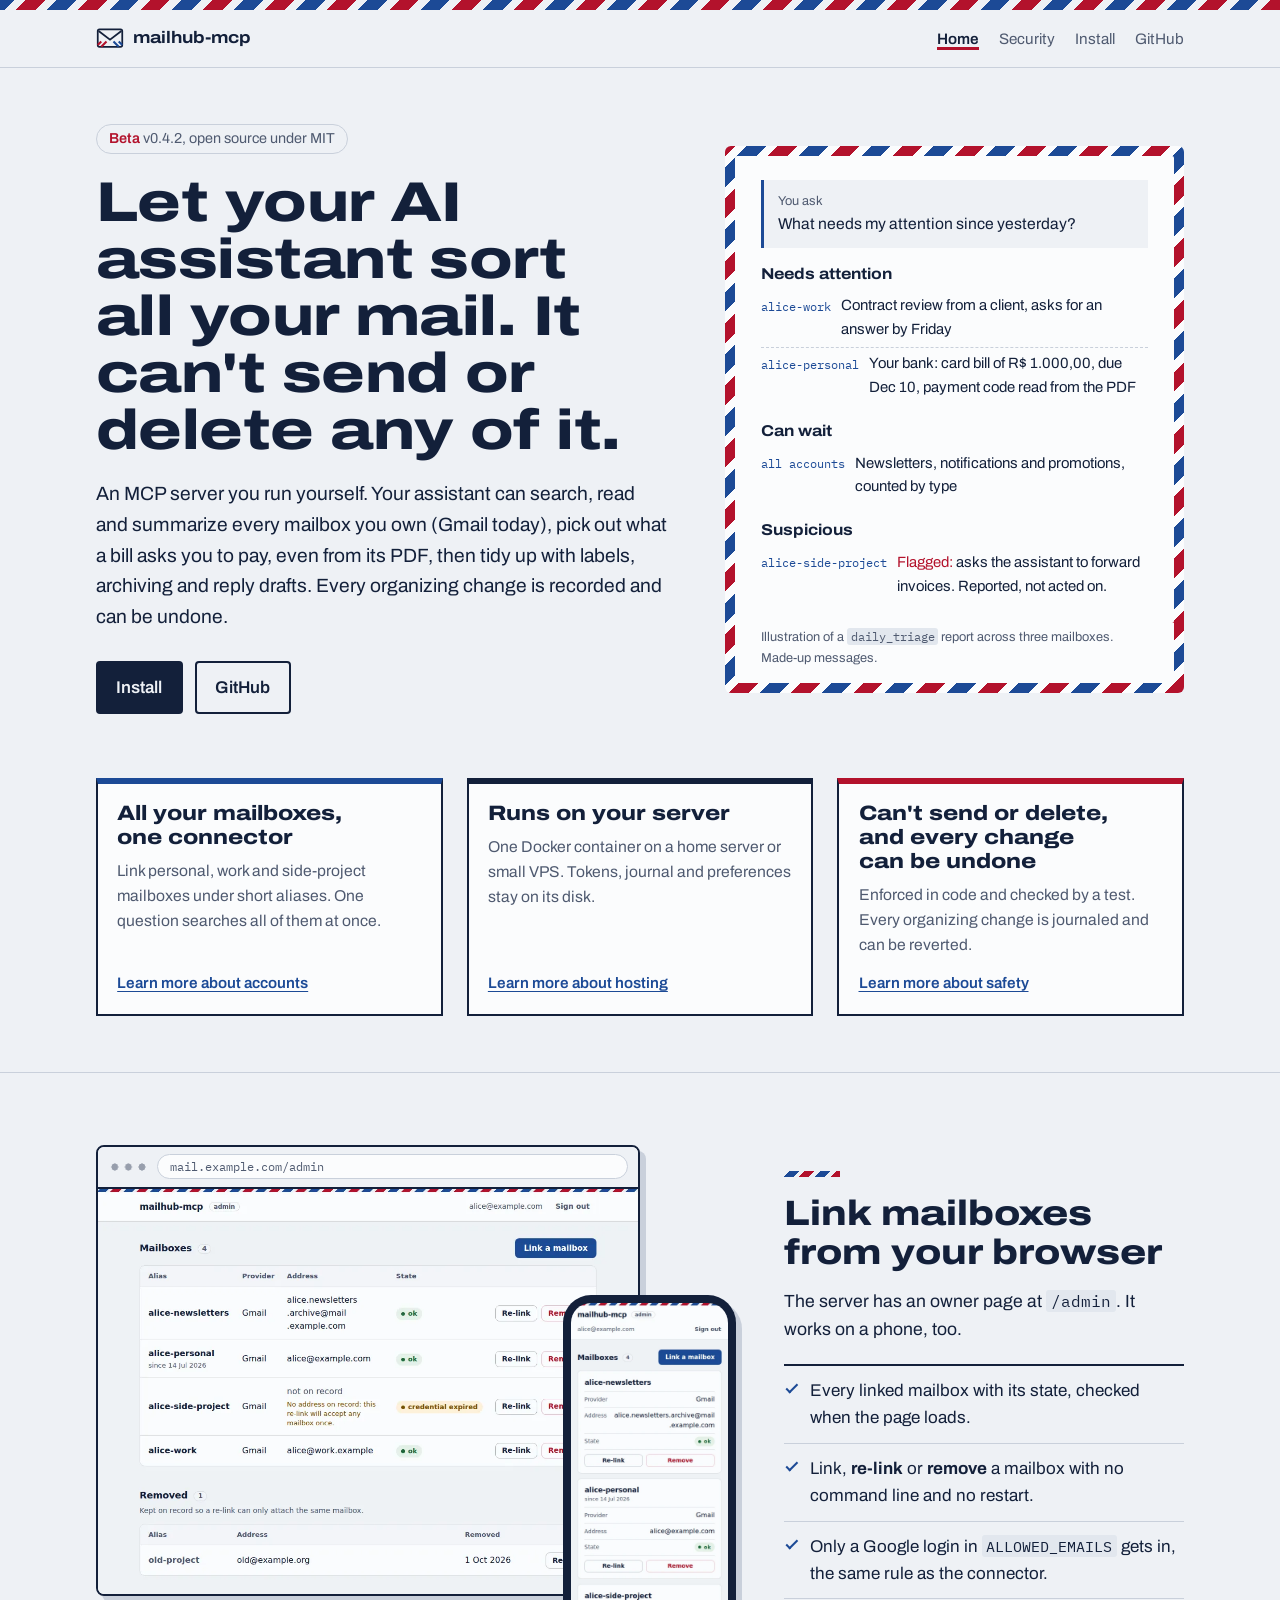
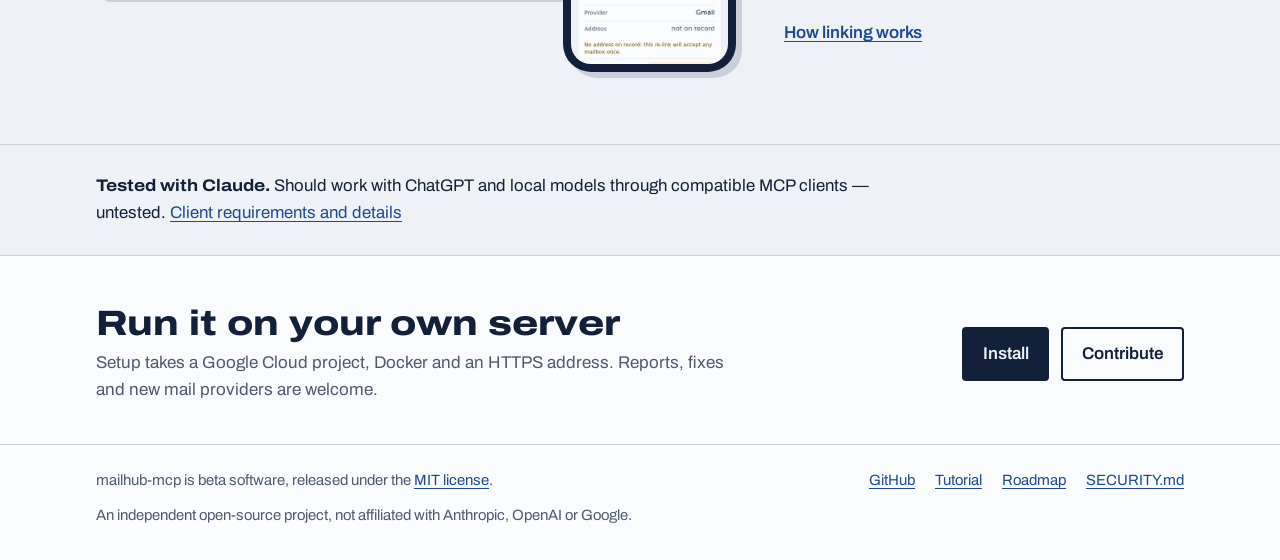
<file: site/index.html>
<!doctype html>
<html lang="en">
<head>
<meta charset="utf-8">
<meta name="viewport" content="width=device-width, initial-scale=1">
<title>mailhub-mcp: let an AI assistant triage all your mailboxes, safely</title>
<meta name="description" content="mailhub-mcp is a self-hosted, open-source MCP server that gives an AI assistant reversible, journaled access to all of one person's mailboxes (Gmail today) for triage and organizing. It cannot send, trash or delete mail.">
<meta name="theme-color" content="#eef1f5" media="(prefers-color-scheme: light)">
<meta name="theme-color" content="#0f1729" media="(prefers-color-scheme: dark)">
<link rel="icon" href="favicon.svg" type="image/svg+xml">
<link rel="canonical" href="https://trainedloop.github.io/mailhub-mcp/">

<meta property="og:type" content="website">
<meta property="og:site_name" content="mailhub-mcp">
<meta property="og:title" content="mailhub-mcp: let an AI assistant triage all your mailboxes, safely">
<meta property="og:description" content="A self-hosted MCP server for triaging and organizing all your mailboxes. Every change is journaled and undoable; it cannot send, trash or delete mail. Open source, MIT, beta.">
<meta property="og:url" content="https://trainedloop.github.io/mailhub-mcp/">
<meta property="og:image" content="https://trainedloop.github.io/mailhub-mcp/og.png">
<meta property="og:image:width" content="1200">
<meta property="og:image:height" content="630">
<meta property="og:image:alt" content="mailhub-mcp: one MCP server for all your mailboxes. Cannot send, trash or delete.">
<meta name="twitter:card" content="summary_large_image">

<link rel="preconnect" href="https://fonts.googleapis.com">
<link rel="preconnect" href="https://fonts.gstatic.com" crossorigin>
<link href="https://fonts.googleapis.com/css2?family=Archivo:wdth,wght@62..125,400..800&family=IBM+Plex+Mono:wght@400;500&display=swap" rel="stylesheet">
<link rel="stylesheet" href="styles.css">
</head>
<body>
<a class="skip" href="#main">Skip to content</a>
<div class="airmail" aria-hidden="true"></div>

<header class="site-head">
  <div class="wrap">
    <a class="brand" href="./" aria-label="mailhub-mcp home">
      <svg viewBox="0 0 32 32" aria-hidden="true" focusable="false">
        <rect x="2" y="6" width="28" height="20" rx="2" fill="none" stroke="currentColor" stroke-width="2"/>
        <path d="M3 8l13 10L29 8" fill="none" stroke="currentColor" stroke-width="2"/>
        <path d="M2 24l4-4M6 26l6-6" stroke="#b3122c" stroke-width="2.4"/>
        <path d="M30 24l-4-4M26 26l-6-6" stroke="#1c4a96" stroke-width="2.4"/>
      </svg>
      mailhub-mcp
    </a>
    <nav aria-label="Site">
      <ul>
        <li><a href="./" aria-current="page">Home</a></li>
        <li><a href="security.html">Security</a></li>
        <li><a href="install.html">Install</a></li>
        <li><a href="https://github.com/TrainedLoop/mailhub-mcp">GitHub</a></li>
      </ul>
    </nav>
  </div>
</header>

<main id="main">
  <div class="hero">
    <div class="wrap">
      <div>
        <p class="status"><strong>Beta</strong> v0.4.2, open source under MIT</p>
        <h1>Let your AI assistant sort all your mail. It can't send or delete any of it.</h1>
        <p class="lede">An MCP server you run yourself. Your assistant can search, read and summarize every mailbox you own (Gmail today), pick out what a bill asks you to pay, even from its PDF, then tidy up with labels, archiving and reply drafts. Every organizing change is recorded and can be undone.</p>
        <div class="actions">
          <a class="btn btn-primary" id="install" href="install.html">Install</a>
          <a class="btn btn-ghost" href="https://github.com/TrainedLoop/mailhub-mcp">GitHub</a>
        </div>
      </div>

      <figure class="envelope">
        <div class="envelope-inner">
          <p class="ask"><span>You ask</span>What needs my attention since yesterday?</p>
          <div class="report">
            <p class="rh">Needs attention</p>
            <ul>
              <li><span class="alias">alice-work</span><p>Contract review from a client, asks for an answer by Friday</p></li>
              <li><span class="alias">alice-personal</span><p>Your bank: card bill of R$ 1.000,00, due Dec 10, payment code read from the PDF</p></li>
            </ul>
            <p class="rh">Can wait</p>
            <ul>
              <li><span class="alias">all accounts</span><p>Newsletters, notifications and promotions, counted by type</p></li>
            </ul>
            <p class="rh">Suspicious</p>
            <ul>
              <li><span class="alias">alice-side-project</span><p><span class="flag">Flagged:</span> asks the assistant to forward invoices. Reported, not acted on.</p></li>
            </ul>
          </div>
        </div>
        <figcaption>Illustration of a <code>daily_triage</code> report across three mailboxes. Made-up messages.</figcaption>
      </figure>
    </div>
  </div>

  <section class="pillars-band" id="what" aria-label="In short">
    <div class="wrap">
      <ul class="pillars">
        <li id="accounts">
          <h2>All your mailboxes, one connector</h2>
          <p>Link personal, work and side-project mailboxes under short aliases. One question searches all of them at once.</p>
          <a class="more" href="install.html#accounts">Learn more about accounts</a>
        </li>
        <li id="self-hosted">
          <h2>Runs on your server</h2>
          <p>One Docker container on a home server or small VPS. Tokens, journal and preferences stay on its disk.</p>
          <a class="more" href="install.html#self-hosted">Learn more about hosting</a>
        </li>
        <li id="safety">
          <h2>Can't send or delete, and every change can be undone</h2>
          <p>Enforced in code and checked by a test. Every organizing change is journaled and can be reverted.</p>
          <a class="more" href="security.html">Learn more about safety</a>
        </li>
      </ul>
    </div>
  </section>

  <section class="showcase" id="admin" aria-labelledby="admin-h">
    <div class="wrap">
      <figure class="compose">
        <div class="browser">
          <div class="browser-bar" aria-hidden="true"><span class="url">mail.example.com/admin</span></div>
          <picture>
            <source srcset="img/admin-status-dark.webp" media="(prefers-color-scheme: dark)">
            <img src="img/admin-status-light.webp" width="1040" height="780" loading="lazy" decoding="async"
                 alt="The admin page listing four linked mailboxes with alias, provider, address and state. Three are ok and alice-side-project shows credential expired. Each row has Re-link and Remove buttons, and a Removed table below lists old-project with a Re-link button.">
          </picture>
        </div>
        <div class="phone">
          <picture>
            <source srcset="img/admin-status-phone-dark.webp" media="(prefers-color-scheme: dark)">
            <img src="img/admin-status-phone-light.webp" width="390" height="900" loading="lazy" decoding="async"
                 alt="The same admin page on a phone: each mailbox is a card with provider, address, state and full-width Re-link and Remove buttons.">
          </picture>
        </div>
        <figcaption>The owner page at /admin on a desktop browser and on a phone.</figcaption>
      </figure>

      <div>
        <h2 class="stripe" id="admin-h">Link mailboxes from your browser</h2>
        <p class="intro">The server has an owner page at <code>/admin</code>. It works on a phone, too.</p>
        <ul class="checks">
          <li>Every linked mailbox with its state, checked when the page loads.</li>
          <li>Link, <strong>re-link</strong> or <strong>remove</strong> a mailbox with no command line and no restart.</li>
          <li>Only a Google login in <code>ALLOWED_EMAILS</code> gets in, the same rule as the connector.</li>
        </ul>
        <p class="more"><a href="install.html#link">How linking works</a></p>
      </div>
    </div>
  </section>

  <section class="clients-line" id="clients" aria-label="Clients">
    <div class="wrap">
      <p><strong>Tested with Claude.</strong> Should work with ChatGPT and local models through compatible MCP clients — untested. <a href="install.html#clients">Client requirements and details</a></p>
    </div>
  </section>
</main>

<footer class="site-foot">
  <div class="cta" id="contribute">
    <div class="wrap">
      <div>
        <h2>Run it on your own server</h2>
        <p>Setup takes a Google Cloud project, Docker and an HTTPS address. Reports, fixes and new mail providers are welcome.</p>
      </div>
      <div class="actions">
        <a class="btn btn-primary" href="install.html">Install</a>
        <a class="btn btn-ghost" href="install.html#contribute">Contribute</a>
      </div>
    </div>
  </div>
  <div class="foot-meta">
    <div class="wrap">
      <p>mailhub-mcp is beta software, released under the <a href="https://github.com/TrainedLoop/mailhub-mcp/blob/main/LICENSE">MIT license</a>.</p>
      <ul>
        <li><a href="https://github.com/TrainedLoop/mailhub-mcp">GitHub</a></li>
        <li><a href="https://github.com/TrainedLoop/mailhub-mcp/blob/main/docs/tutorial.md">Tutorial</a></li>
        <li><a href="https://github.com/TrainedLoop/mailhub-mcp/blob/main/ROADMAP.md">Roadmap</a></li>
        <li><a href="https://github.com/TrainedLoop/mailhub-mcp/blob/main/SECURITY.md">SECURITY.md</a></li>
      </ul>
      <p class="indep">An independent open-source project, not affiliated with Anthropic, OpenAI or Google.</p>
    </div>
  </div>
</footer>
</body>
</html>
</file>
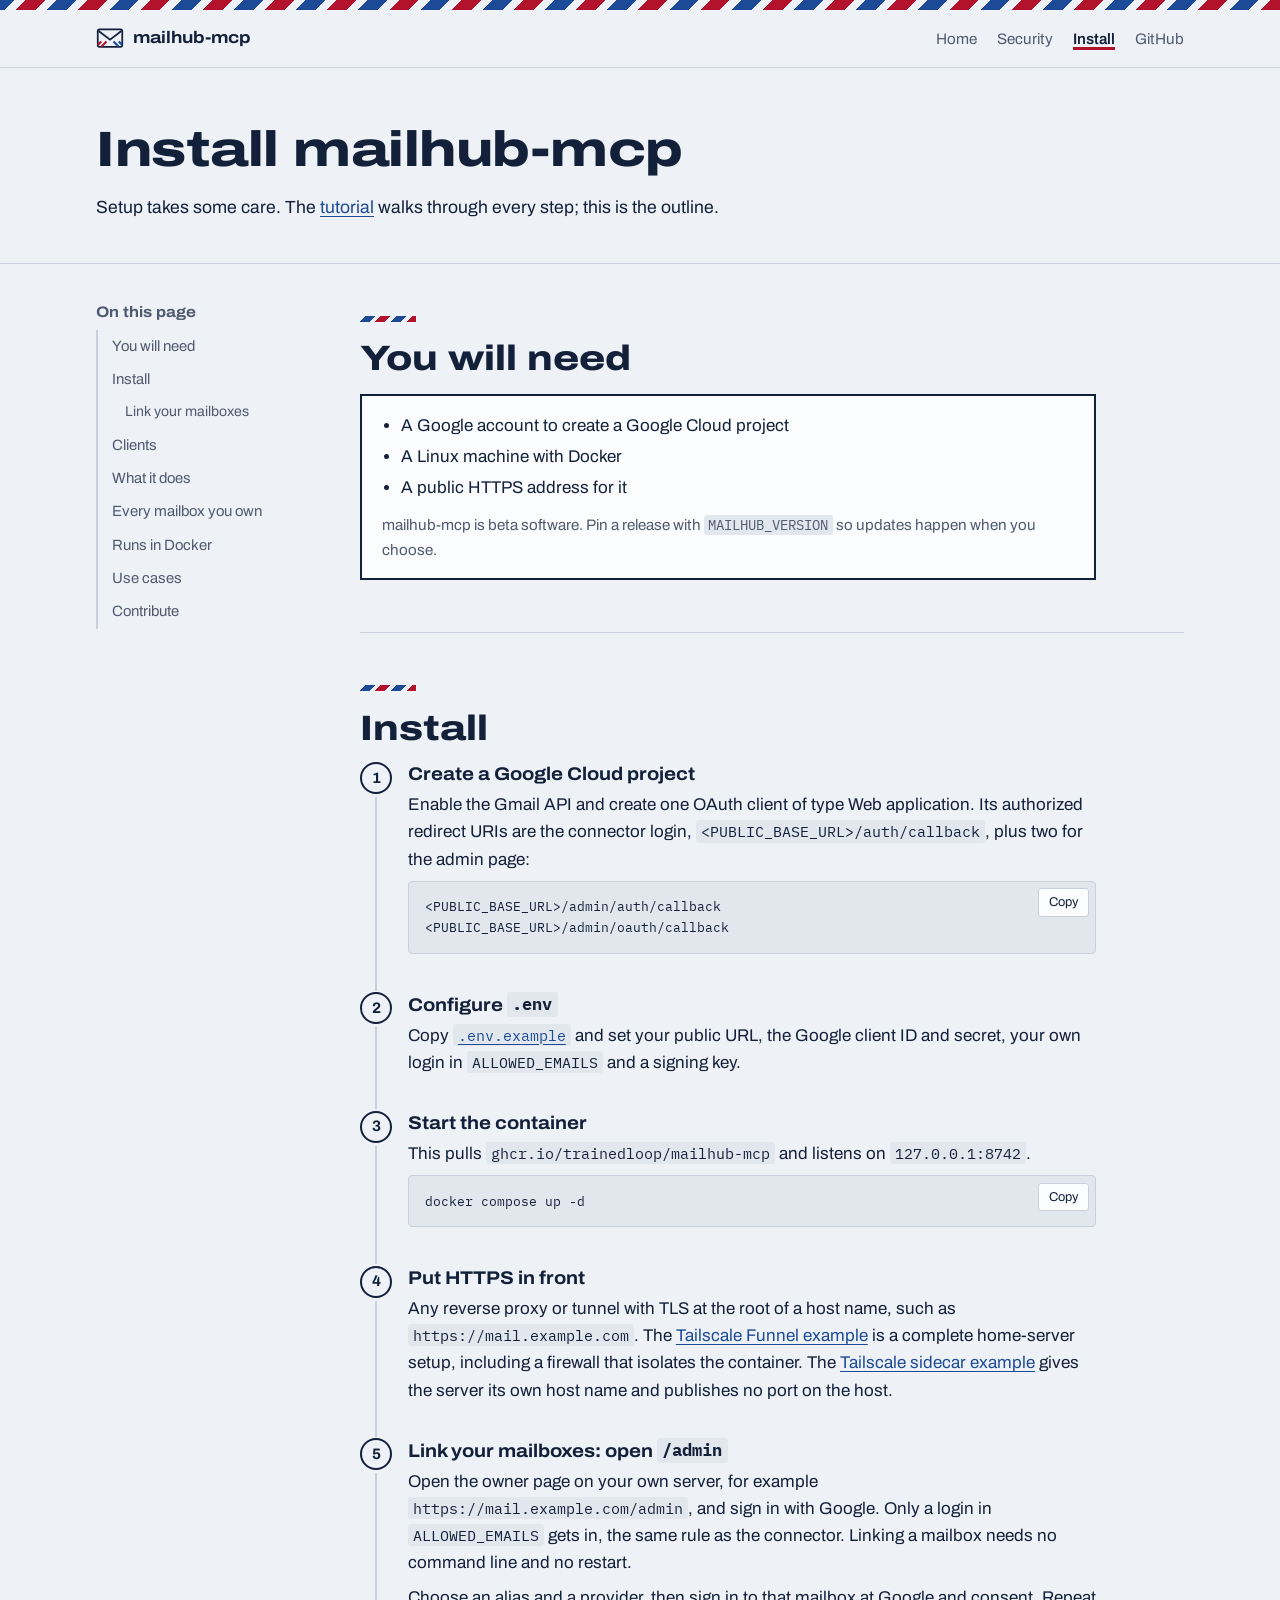
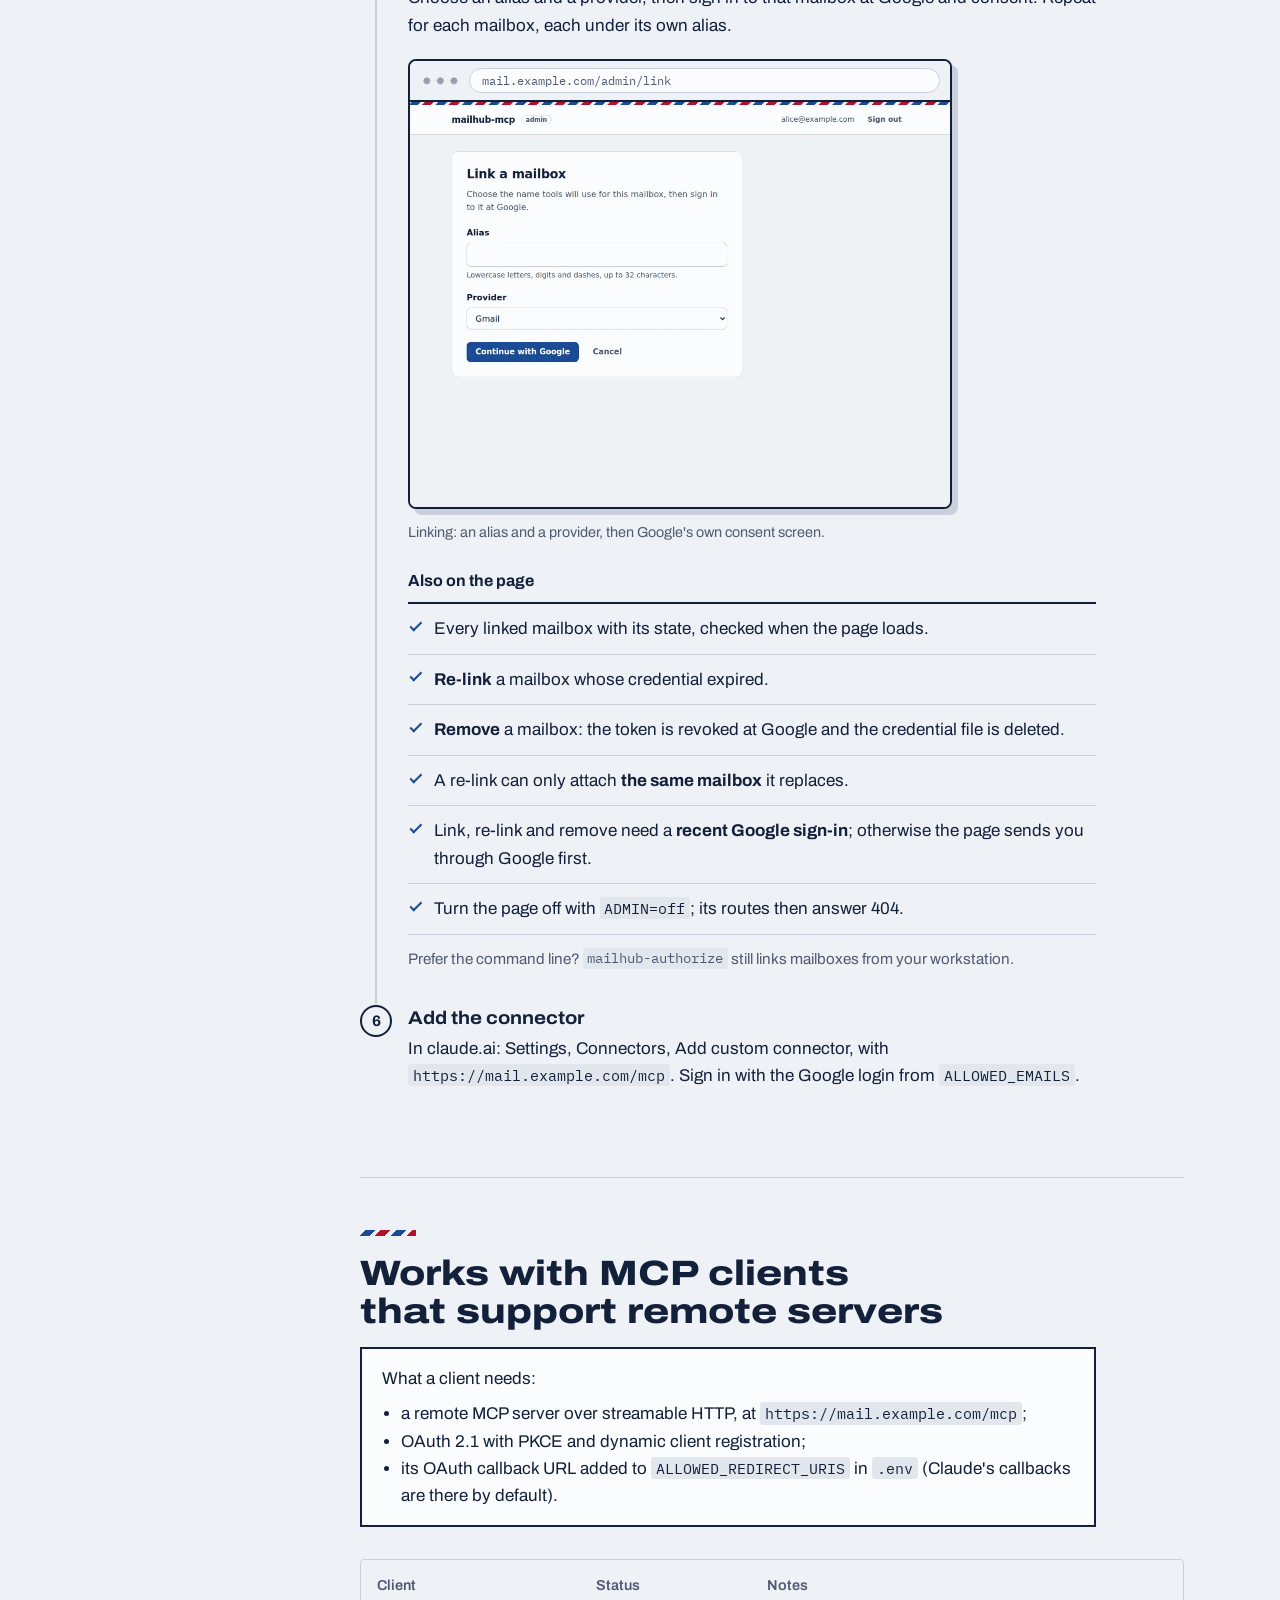
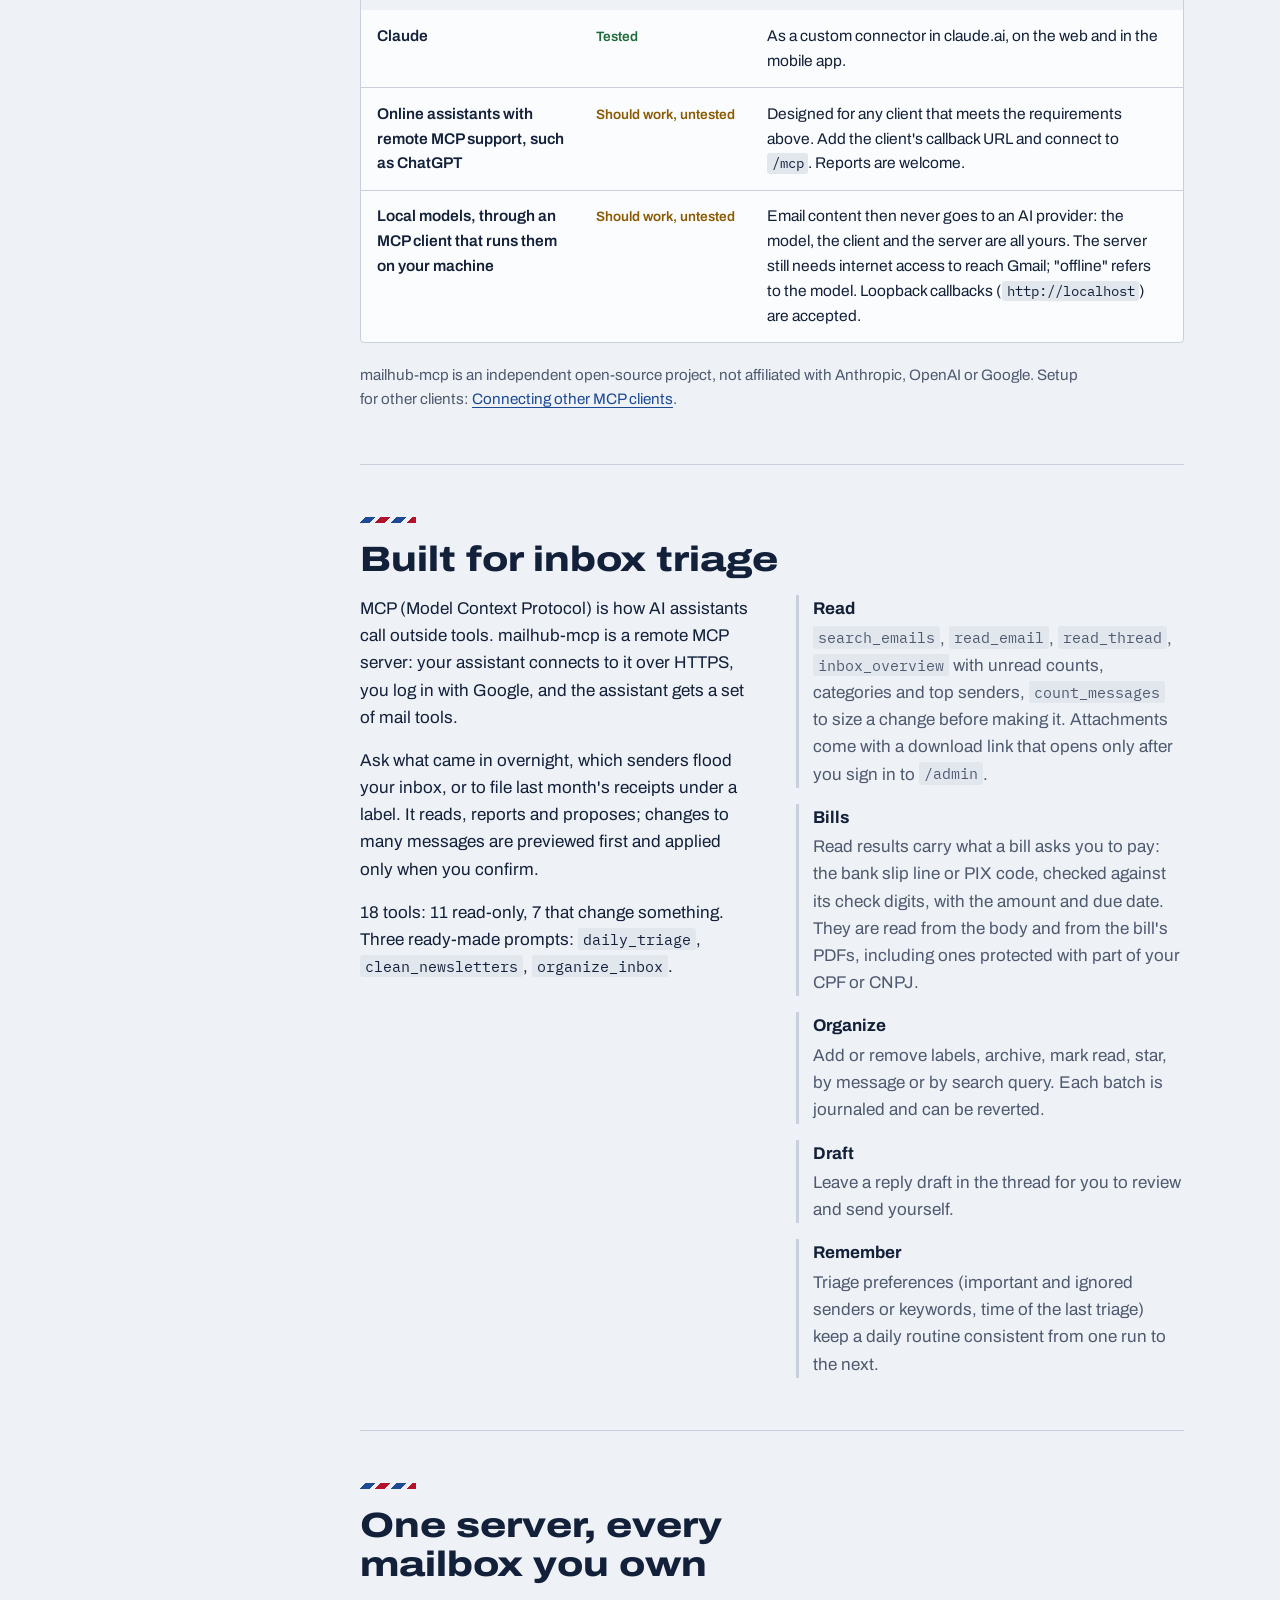
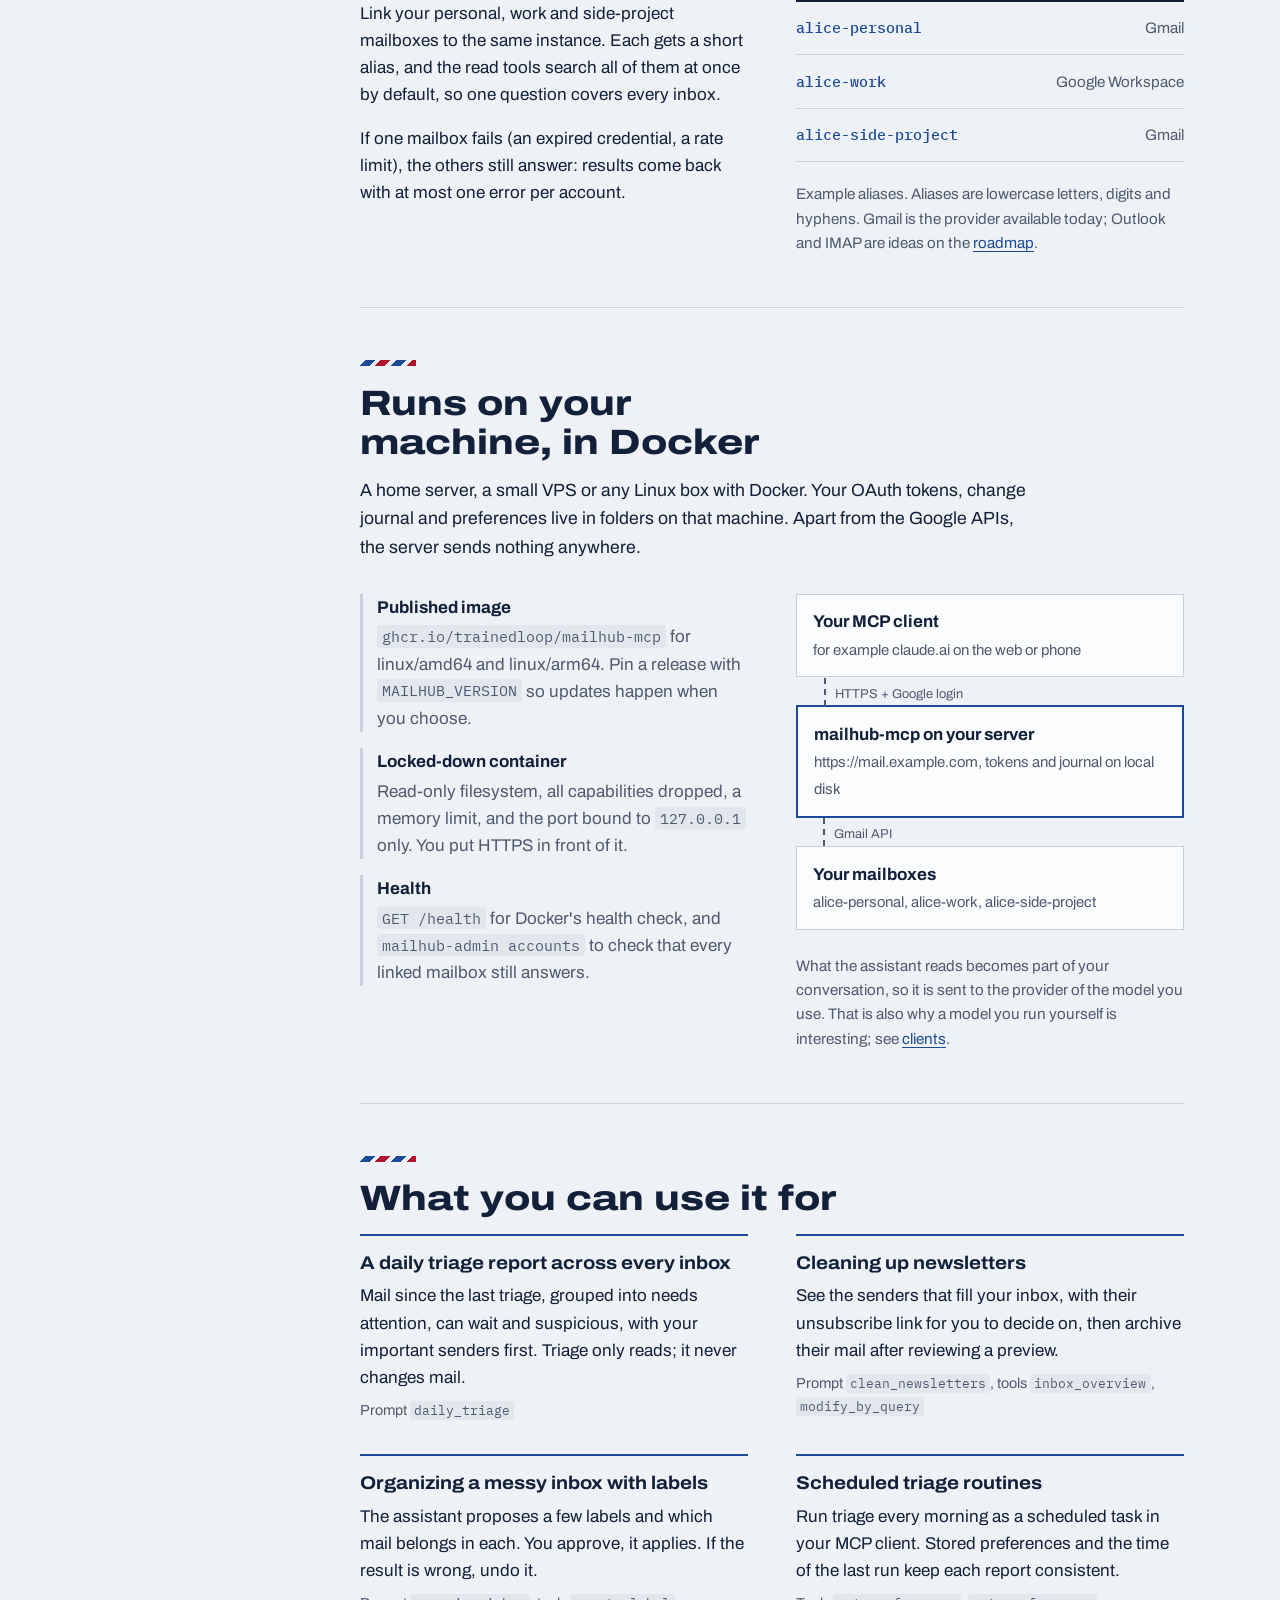
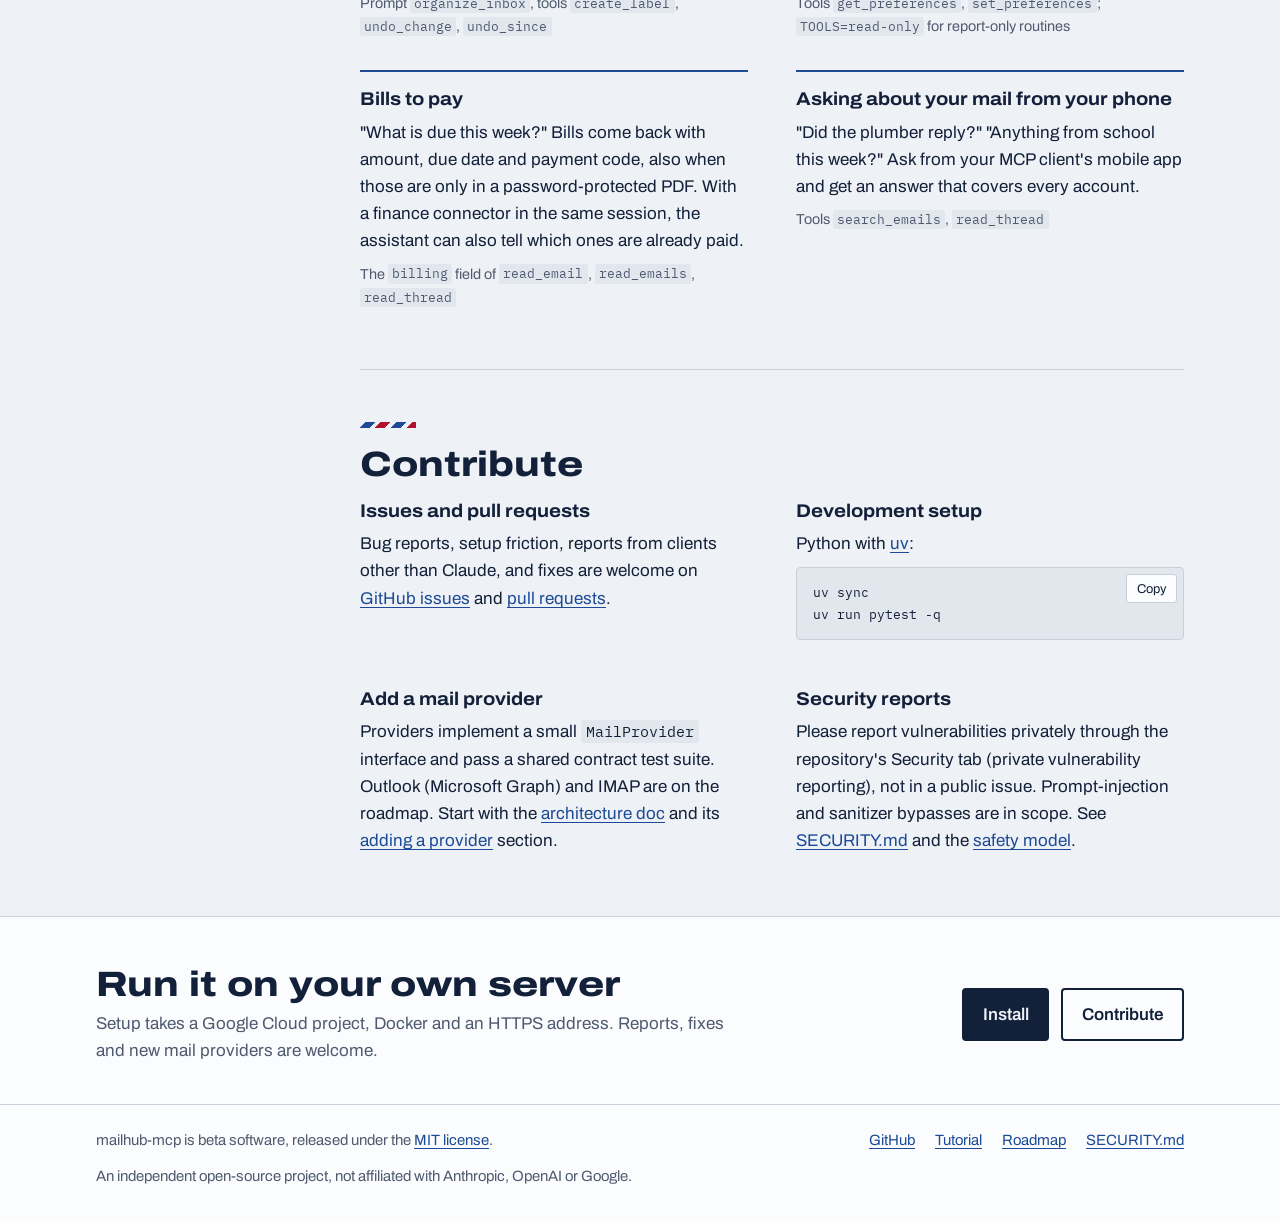
<file: site/install.html>
<!doctype html>
<html lang="en">
<head>
<meta charset="utf-8">
<meta name="viewport" content="width=device-width, initial-scale=1">
<title>Install mailhub-mcp</title>
<meta name="description" content="How to install mailhub-mcp: what you need, the six setup steps with Docker and Google Cloud, which MCP clients work, what you can use it for, and how to contribute.">
<meta name="theme-color" content="#eef1f5" media="(prefers-color-scheme: light)">
<meta name="theme-color" content="#0f1729" media="(prefers-color-scheme: dark)">
<link rel="icon" href="favicon.svg" type="image/svg+xml">
<link rel="canonical" href="https://trainedloop.github.io/mailhub-mcp/install.html">

<meta property="og:type" content="website">
<meta property="og:site_name" content="mailhub-mcp">
<meta property="og:title" content="Install mailhub-mcp">
<meta property="og:description" content="Run mailhub-mcp on your own server: a Google Cloud project, one Docker container, HTTPS in front, then link your mailboxes from the admin page. Beta, tested with Claude.">
<meta property="og:url" content="https://trainedloop.github.io/mailhub-mcp/install.html">
<meta property="og:image" content="https://trainedloop.github.io/mailhub-mcp/og.png">
<meta property="og:image:width" content="1200">
<meta property="og:image:height" content="630">
<meta property="og:image:alt" content="mailhub-mcp: one MCP server for all your mailboxes. Cannot send, trash or delete.">
<meta name="twitter:card" content="summary_large_image">

<link rel="preconnect" href="https://fonts.googleapis.com">
<link rel="preconnect" href="https://fonts.gstatic.com" crossorigin>
<link href="https://fonts.googleapis.com/css2?family=Archivo:wdth,wght@62..125,400..800&family=IBM+Plex+Mono:wght@400;500&display=swap" rel="stylesheet">
<link rel="stylesheet" href="styles.css">
</head>
<body>
<a class="skip" href="#main">Skip to content</a>
<div class="airmail" aria-hidden="true"></div>

<header class="site-head">
  <div class="wrap">
    <a class="brand" href="./" aria-label="mailhub-mcp home">
      <svg viewBox="0 0 32 32" aria-hidden="true" focusable="false">
        <rect x="2" y="6" width="28" height="20" rx="2" fill="none" stroke="currentColor" stroke-width="2"/>
        <path d="M3 8l13 10L29 8" fill="none" stroke="currentColor" stroke-width="2"/>
        <path d="M2 24l4-4M6 26l6-6" stroke="#b3122c" stroke-width="2.4"/>
        <path d="M30 24l-4-4M26 26l-6-6" stroke="#1c4a96" stroke-width="2.4"/>
      </svg>
      mailhub-mcp
    </a>
    <nav aria-label="Site">
      <ul>
        <li><a href="./">Home</a></li>
        <li><a href="security.html">Security</a></li>
        <li><a href="install.html" aria-current="page">Install</a></li>
        <li><a href="https://github.com/TrainedLoop/mailhub-mcp">GitHub</a></li>
      </ul>
    </nav>
  </div>
</header>

<main id="main">
  <div class="page-head">
    <div class="wrap">
      <h1>Install mailhub-mcp</h1>
      <p class="intro">Setup takes some care. The <a href="https://github.com/TrainedLoop/mailhub-mcp/blob/main/docs/tutorial.md">tutorial</a> walks through every step; this is the outline.</p>
    </div>
  </div>

  <div class="wrap doc">
    <nav class="toc" aria-labelledby="toc-h">
      <h2 id="toc-h">On this page</h2>
      <ol>
        <li><a href="#needs">You will need</a></li>
        <li><a href="#steps">Install</a></li>
        <li class="sub"><a href="#link">Link your mailboxes</a></li>
        <li><a href="#clients">Clients</a></li>
        <li><a href="#what">What it does</a></li>
        <li><a href="#accounts">Every mailbox you own</a></li>
        <li><a href="#self-hosted">Runs in Docker</a></li>
        <li><a href="#use-cases">Use cases</a></li>
        <li><a href="#contribute">Contribute</a></li>
      </ol>
    </nav>

    <div class="doc-body">
      <section id="needs" aria-labelledby="needs-h">
        <h2 class="stripe" id="needs-h">You will need</h2>
        <div class="needs">
          <ul>
            <li>A Google account to create a Google Cloud project</li>
            <li>A Linux machine with Docker</li>
            <li>A public HTTPS address for it</li>
          </ul>
          <p>mailhub-mcp is beta software. Pin a release with <code>MAILHUB_VERSION</code> so updates happen when you choose.</p>
        </div>
      </section>

      <section id="steps" aria-labelledby="steps-h">
        <h2 class="stripe" id="steps-h">Install</h2>
        <ol class="steps">
          <li>
            <h3>Create a Google Cloud project</h3>
            <p>Enable the Gmail API and create one OAuth client of type Web application. Its authorized redirect URIs are the connector login, <code>&lt;PUBLIC_BASE_URL&gt;/auth/callback</code>, plus two for the admin page:</p>
            <div class="code"><pre><code>&lt;PUBLIC_BASE_URL&gt;/admin/auth/callback
&lt;PUBLIC_BASE_URL&gt;/admin/oauth/callback</code></pre></div>
          </li>
          <li>
            <h3>Configure <code>.env</code></h3>
            <p>Copy <a href="https://github.com/TrainedLoop/mailhub-mcp/blob/main/.env.example"><code>.env.example</code></a> and set your public URL, the Google client ID and secret, your own login in <code>ALLOWED_EMAILS</code> and a signing key.</p>
          </li>
          <li>
            <h3>Start the container</h3>
            <p>This pulls <code>ghcr.io/trainedloop/mailhub-mcp</code> and listens on <code>127.0.0.1:8742</code>.</p>
            <div class="code"><pre><code>docker compose up -d</code></pre></div>
          </li>
          <li>
            <h3>Put HTTPS in front</h3>
            <p>Any reverse proxy or tunnel with TLS at the root of a host name, such as <code>https://mail.example.com</code>. The <a href="https://github.com/TrainedLoop/mailhub-mcp/blob/main/examples/tailscale-funnel/README.md">Tailscale Funnel example</a> is a complete home-server setup, including a firewall that isolates the container. The <a href="https://github.com/TrainedLoop/mailhub-mcp/blob/main/examples/tailscale-sidecar/README.md">Tailscale sidecar example</a> gives the server its own host name and publishes no port on the host.</p>
          </li>
          <li id="link">
            <h3>Link your mailboxes: open <code>/admin</code></h3>
            <p>Open the owner page on your own server, for example <code>https://mail.example.com/admin</code>, and sign in with Google. Only a login in <code>ALLOWED_EMAILS</code> gets in, the same rule as the connector. Linking a mailbox needs no command line and no restart.</p>
            <p>Choose an alias and a provider, then sign in to that mailbox at Google and consent. Repeat for each mailbox, each under its own alias.</p>
            <figure class="shot">
              <div class="browser">
                <div class="browser-bar" aria-hidden="true"><span class="url">mail.example.com/admin/link</span></div>
                <picture>
                  <source srcset="img/admin-link-dark.webp" media="(prefers-color-scheme: dark)">
                  <img src="img/admin-link-light.webp" width="1040" height="780" loading="lazy" decoding="async"
                       alt="The Link a mailbox form with an Alias field (lowercase letters, digits and dashes, up to 32 characters), a Provider menu set to Gmail, and a Continue with Google button.">
                </picture>
              </div>
              <figcaption>Linking: an alias and a provider, then Google's own consent screen.</figcaption>
            </figure>
            <h4>Also on the page</h4>
            <ul class="checks">
              <li>Every linked mailbox with its state, checked when the page loads.</li>
              <li><strong>Re-link</strong> a mailbox whose credential expired.</li>
              <li><strong>Remove</strong> a mailbox: the token is revoked at Google and the credential file is deleted.</li>
              <li>A re-link can only attach <strong>the same mailbox</strong> it replaces.</li>
              <li>Link, re-link and remove need a <strong>recent Google sign-in</strong>; otherwise the page sends you through Google first.</li>
              <li>Turn the page off with <code>ADMIN=off</code>; its routes then answer 404.</li>
            </ul>
            <p class="note">Prefer the command line? <code>mailhub-authorize</code> still links mailboxes from your workstation.</p>
          </li>
          <li>
            <h3>Add the connector</h3>
            <p>In claude.ai: Settings, Connectors, Add custom connector, with <code>https://mail.example.com/mcp</code>. Sign in with the Google login from <code>ALLOWED_EMAILS</code>.</p>
          </li>
        </ol>
      </section>

      <section id="clients" aria-labelledby="clients-h">
        <h2 class="stripe" id="clients-h">Works with MCP clients that support remote servers</h2>
        <div class="req">
          <p>What a client needs:</p>
          <ul>
            <li>a remote MCP server over streamable HTTP, at <code>https://mail.example.com/mcp</code>;</li>
            <li>OAuth 2.1 with PKCE and dynamic client registration;</li>
            <li>its OAuth callback URL added to <code>ALLOWED_REDIRECT_URIS</code> in <code>.env</code> (Claude's callbacks are there by default).</li>
          </ul>
        </div>
        <div class="table-wrap">
          <table class="clients">
            <caption class="sr-only">Client support status</caption>
            <thead>
              <tr><th scope="col">Client</th><th scope="col">Status</th><th scope="col">Notes</th></tr>
            </thead>
            <tbody>
              <tr>
                <th scope="row">Claude</th>
                <td><span class="tag tag-ok">Tested</span></td>
                <td>As a custom connector in claude.ai, on the web and in the mobile app.</td>
              </tr>
              <tr>
                <th scope="row">Online assistants with remote MCP support, such as ChatGPT</th>
                <td><span class="tag tag-untested">Should work, untested</span></td>
                <td>Designed for any client that meets the requirements above. Add the client's callback URL and connect to <code>/mcp</code>. Reports are welcome.</td>
              </tr>
              <tr>
                <th scope="row">Local models, through an MCP client that runs them on your machine</th>
                <td><span class="tag tag-untested">Should work, untested</span></td>
                <td>Email content then never goes to an AI provider: the model, the client and the server are all yours. The server still needs internet access to reach Gmail; "offline" refers to the model. Loopback callbacks (<code>http://localhost</code>) are accepted.</td>
              </tr>
            </tbody>
          </table>
        </div>
        <p class="note">mailhub-mcp is an independent open-source project, not affiliated with Anthropic, OpenAI or Google. Setup for other clients: <a href="https://github.com/TrainedLoop/mailhub-mcp/blob/main/docs/tutorial.md#15-connecting-other-mcp-clients">Connecting other MCP clients</a>.</p>
      </section>

      <section id="what" aria-labelledby="what-h">
        <h2 class="stripe" id="what-h">Built for inbox triage</h2>
        <div class="split">
          <div class="prose">
            <p>MCP (Model Context Protocol) is how AI assistants call outside tools. mailhub-mcp is a remote MCP server: your assistant connects to it over HTTPS, you log in with Google, and the assistant gets a set of mail tools.</p>
            <p>Ask what came in overnight, which senders flood your inbox, or to file last month's receipts under a label. It reads, reports and proposes; changes to many messages are previewed first and applied only when you confirm.</p>
            <p>18 tools: 11 read-only, 7 that change something. Three ready-made prompts: <code>daily_triage</code>, <code>clean_newsletters</code>, <code>organize_inbox</code>.</p>
          </div>
          <dl class="facts">
            <div><dt>Read</dt><dd><code>search_emails</code>, <code>read_email</code>, <code>read_thread</code>, <code>inbox_overview</code> with unread counts, categories and top senders, <code>count_messages</code> to size a change before making it. Attachments come with a download link that opens only after you sign in to <code>/admin</code>.</dd></div>
            <div><dt>Bills</dt><dd>Read results carry what a bill asks you to pay: the bank slip line or PIX code, checked against its check digits, with the amount and due date. They are read from the body and from the bill's PDFs, including ones protected with part of your CPF or CNPJ.</dd></div>
            <div><dt>Organize</dt><dd>Add or remove labels, archive, mark read, star, by message or by search query. Each batch is journaled and can be reverted.</dd></div>
            <div><dt>Draft</dt><dd>Leave a reply draft in the thread for you to review and send yourself.</dd></div>
            <div><dt>Remember</dt><dd>Triage preferences (important and ignored senders or keywords, time of the last triage) keep a daily routine consistent from one run to the next.</dd></div>
          </dl>
        </div>
      </section>

      <section id="accounts" aria-labelledby="accounts-h">
        <h2 class="stripe" id="accounts-h">One server, every mailbox you own</h2>
        <div class="split">
          <div class="prose">
            <p>Link your personal, work and side-project mailboxes to the same instance. Each gets a short alias, and the read tools search all of them at once by default, so one question covers every inbox.</p>
            <p>If one mailbox fails (an expired credential, a rate limit), the others still answer: results come back with at most one error per account.</p>
          </div>
          <div>
            <ul class="boxes" aria-label="Example linked mailboxes">
              <li><code>alice-personal</code><span>Gmail</span></li>
              <li><code>alice-work</code><span>Google Workspace</span></li>
              <li><code>alice-side-project</code><span>Gmail</span></li>
            </ul>
            <p class="note">Example aliases. Aliases are lowercase letters, digits and hyphens. Gmail is the provider available today; Outlook and IMAP are ideas on the <a href="https://github.com/TrainedLoop/mailhub-mcp/blob/main/ROADMAP.md">roadmap</a>.</p>
          </div>
        </div>
      </section>

      <section id="self-hosted" aria-labelledby="self-h">
        <h2 class="stripe" id="self-h">Runs on your machine, in Docker</h2>
        <p class="intro">A home server, a small VPS or any Linux box with Docker. Your OAuth tokens, change journal and preferences live in folders on that machine. Apart from the Google APIs, the server sends nothing anywhere.</p>
        <div class="split">
          <dl class="facts">
            <div><dt>Published image</dt><dd><code>ghcr.io/trainedloop/mailhub-mcp</code> for linux/amd64 and linux/arm64. Pin a release with <code>MAILHUB_VERSION</code> so updates happen when you choose.</dd></div>
            <div><dt>Locked-down container</dt><dd>Read-only filesystem, all capabilities dropped, a memory limit, and the port bound to <code>127.0.0.1</code> only. You put HTTPS in front of it.</dd></div>
            <div><dt>Health</dt><dd><code>GET /health</code> for Docker's health check, and <code>mailhub-admin accounts</code> to check that every linked mailbox still answers.</dd></div>
          </dl>
          <div>
            <ol class="path" aria-label="Where your mail goes">
              <li><strong>Your MCP client</strong><span>for example claude.ai on the web or phone</span></li>
              <li class="yours"><span class="via">HTTPS + Google login</span><strong>mailhub-mcp on your server</strong><span>https://mail.example.com, tokens and journal on local disk</span></li>
              <li><span class="via">Gmail API</span><strong>Your mailboxes</strong><span>alice-personal, alice-work, alice-side-project</span></li>
            </ol>
            <p class="note">What the assistant reads becomes part of your conversation, so it is sent to the provider of the model you use. That is also why a model you run yourself is interesting; see <a href="#clients">clients</a>.</p>
          </div>
        </div>
      </section>

      <section id="use-cases" aria-labelledby="cases-h">
        <h2 class="stripe" id="cases-h">What you can use it for</h2>
        <ul class="cases">
          <li>
            <h3>A daily triage report across every inbox</h3>
            <p>Mail since the last triage, grouped into needs attention, can wait and suspicious, with your important senders first. Triage only reads; it never changes mail.</p>
            <p class="uses">Prompt <code>daily_triage</code></p>
          </li>
          <li>
            <h3>Cleaning up newsletters</h3>
            <p>See the senders that fill your inbox, with their unsubscribe link for you to decide on, then archive their mail after reviewing a preview.</p>
            <p class="uses">Prompt <code>clean_newsletters</code>, tools <code>inbox_overview</code>, <code>modify_by_query</code></p>
          </li>
          <li>
            <h3>Organizing a messy inbox with labels</h3>
            <p>The assistant proposes a few labels and which mail belongs in each. You approve, it applies. If the result is wrong, undo it.</p>
            <p class="uses">Prompt <code>organize_inbox</code>, tools <code>create_label</code>, <code>undo_change</code>, <code>undo_since</code></p>
          </li>
          <li>
            <h3>Scheduled triage routines</h3>
            <p>Run triage every morning as a scheduled task in your MCP client. Stored preferences and the time of the last run keep each report consistent.</p>
            <p class="uses">Tools <code>get_preferences</code>, <code>set_preferences</code>; <code>TOOLS=read-only</code> for report-only routines</p>
          </li>
          <li>
            <h3>Bills to pay</h3>
            <p>"What is due this week?" Bills come back with amount, due date and payment code, also when those are only in a password-protected PDF. With a finance connector in the same session, the assistant can also tell which ones are already paid.</p>
            <p class="uses">The <code>billing</code> field of <code>read_email</code>, <code>read_emails</code>, <code>read_thread</code></p>
          </li>
          <li>
            <h3>Asking about your mail from your phone</h3>
            <p>"Did the plumber reply?" "Anything from school this week?" Ask from your MCP client's mobile app and get an answer that covers every account.</p>
            <p class="uses">Tools <code>search_emails</code>, <code>read_thread</code></p>
          </li>
        </ul>
      </section>

      <section id="contribute" aria-labelledby="contrib-h">
        <h2 class="stripe" id="contrib-h">Contribute</h2>
        <div class="contrib">
          <div>
            <h3>Issues and pull requests</h3>
            <p>Bug reports, setup friction, reports from clients other than Claude, and fixes are welcome on <a href="https://github.com/TrainedLoop/mailhub-mcp/issues">GitHub issues</a> and <a href="https://github.com/TrainedLoop/mailhub-mcp/pulls">pull requests</a>.</p>
          </div>
          <div>
            <h3>Development setup</h3>
            <p>Python with <a href="https://docs.astral.sh/uv/">uv</a>:</p>
            <div class="code"><pre><code>uv sync
uv run pytest -q</code></pre></div>
          </div>
          <div>
            <h3>Add a mail provider</h3>
            <p>Providers implement a small <code>MailProvider</code> interface and pass a shared contract test suite. Outlook (Microsoft Graph) and IMAP are on the roadmap. Start with the <a href="https://github.com/TrainedLoop/mailhub-mcp/blob/main/docs/architecture.md">architecture doc</a> and its <a href="https://github.com/TrainedLoop/mailhub-mcp/blob/main/docs/architecture.md#adding-a-provider">adding a provider</a> section.</p>
          </div>
          <div>
            <h3>Security reports</h3>
            <p>Please report vulnerabilities privately through the repository's Security tab (private vulnerability reporting), not in a public issue. Prompt-injection and sanitizer bypasses are in scope. See <a href="https://github.com/TrainedLoop/mailhub-mcp/blob/main/SECURITY.md">SECURITY.md</a> and the <a href="security.html">safety model</a>.</p>
          </div>
        </div>
      </section>
    </div>
  </div>
</main>

<footer class="site-foot">
  <div class="cta">
    <div class="wrap">
      <div>
        <h2>Run it on your own server</h2>
        <p>Setup takes a Google Cloud project, Docker and an HTTPS address. Reports, fixes and new mail providers are welcome.</p>
      </div>
      <div class="actions">
        <a class="btn btn-primary" href="install.html#steps">Install</a>
        <a class="btn btn-ghost" href="install.html#contribute">Contribute</a>
      </div>
    </div>
  </div>
  <div class="foot-meta">
    <div class="wrap">
      <p>mailhub-mcp is beta software, released under the <a href="https://github.com/TrainedLoop/mailhub-mcp/blob/main/LICENSE">MIT license</a>.</p>
      <ul>
        <li><a href="https://github.com/TrainedLoop/mailhub-mcp">GitHub</a></li>
        <li><a href="https://github.com/TrainedLoop/mailhub-mcp/blob/main/docs/tutorial.md">Tutorial</a></li>
        <li><a href="https://github.com/TrainedLoop/mailhub-mcp/blob/main/ROADMAP.md">Roadmap</a></li>
        <li><a href="https://github.com/TrainedLoop/mailhub-mcp/blob/main/SECURITY.md">SECURITY.md</a></li>
      </ul>
      <p class="indep">An independent open-source project, not affiliated with Anthropic, OpenAI or Google.</p>
    </div>
  </div>
</footer>

<script>
  // Copy buttons for code blocks. Without JS the blocks stay plain text.
  if (navigator.clipboard) {
    document.querySelectorAll(".code").forEach(function (block) {
      var btn = document.createElement("button");
      btn.type = "button";
      btn.className = "copy";
      btn.textContent = "Copy";
      btn.setAttribute("aria-label", "Copy command");
      btn.addEventListener("click", function () {
        navigator.clipboard.writeText(block.querySelector("code").textContent).then(function () {
          btn.textContent = "Copied";
          setTimeout(function () { btn.textContent = "Copy"; }, 1500);
        });
      });
      block.classList.add("has-copy");
      block.appendChild(btn);
    });
  }
</script>
</body>
</html>
</file>
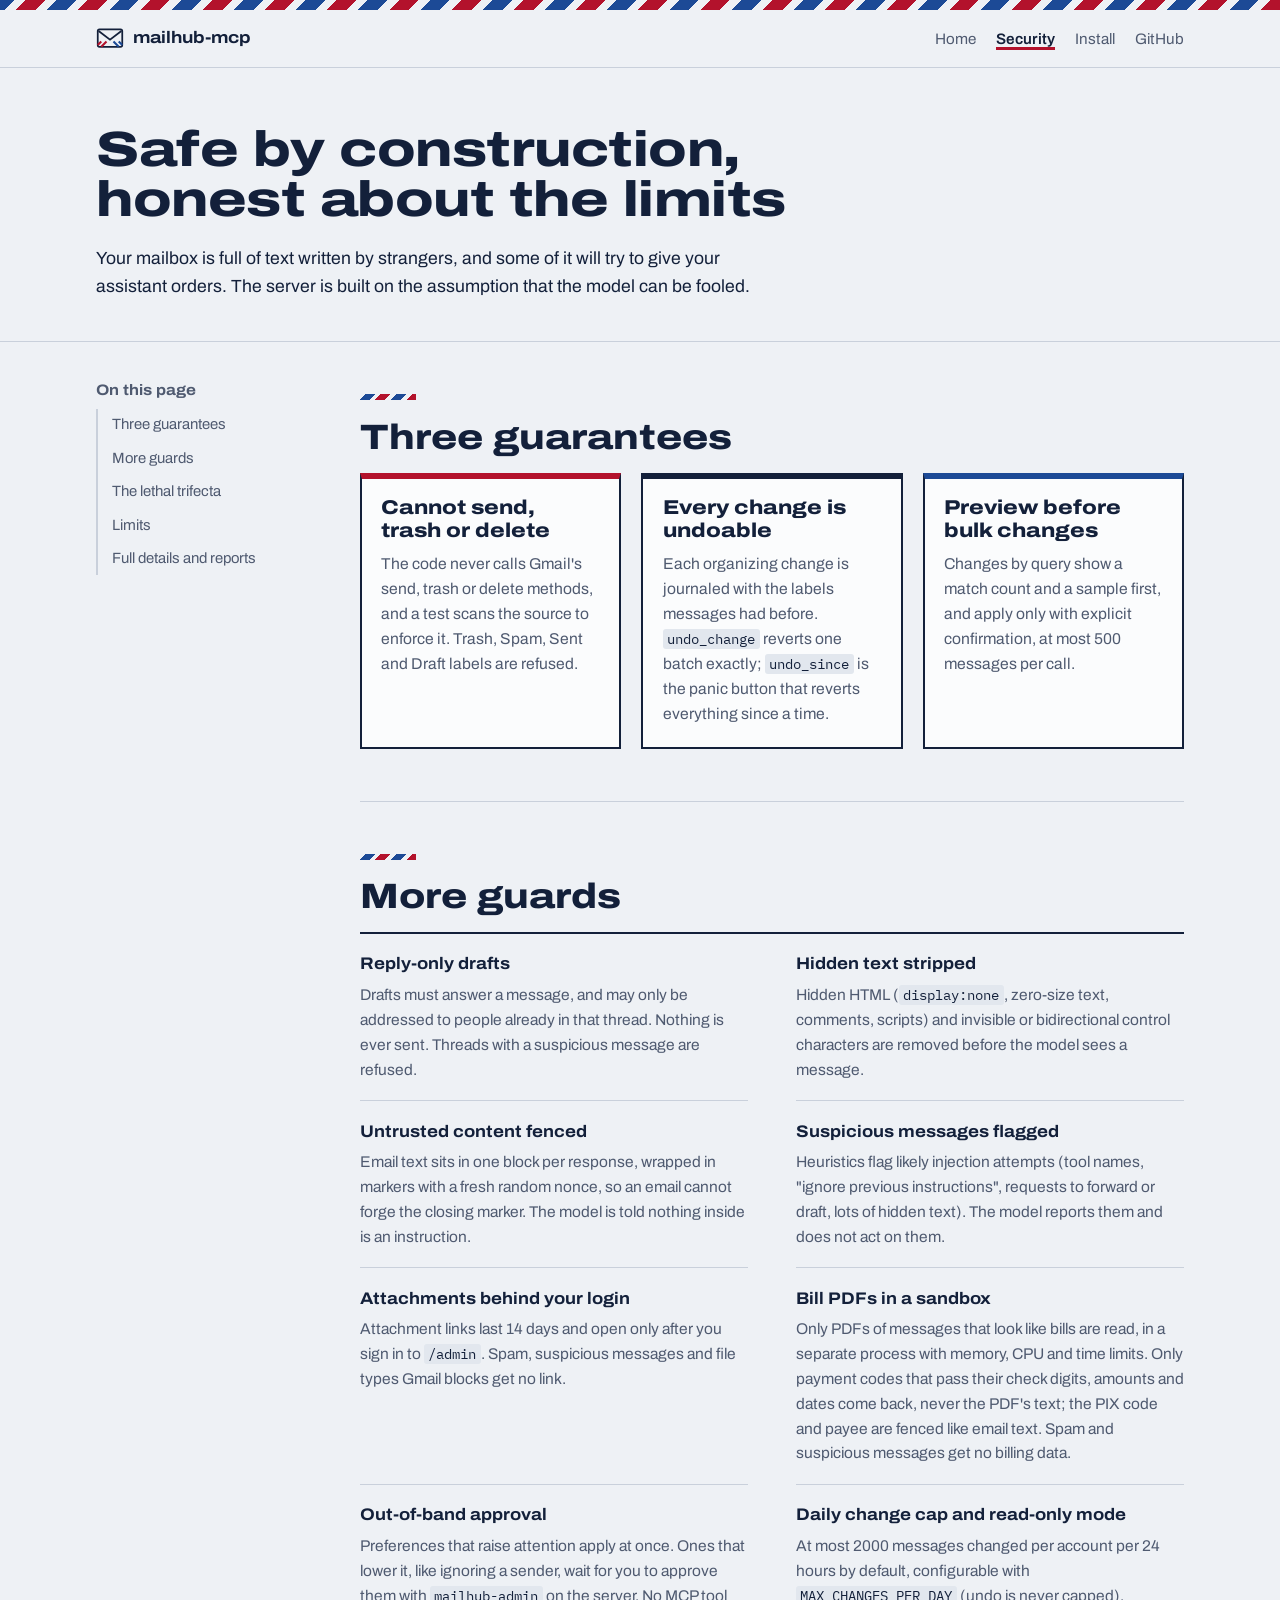
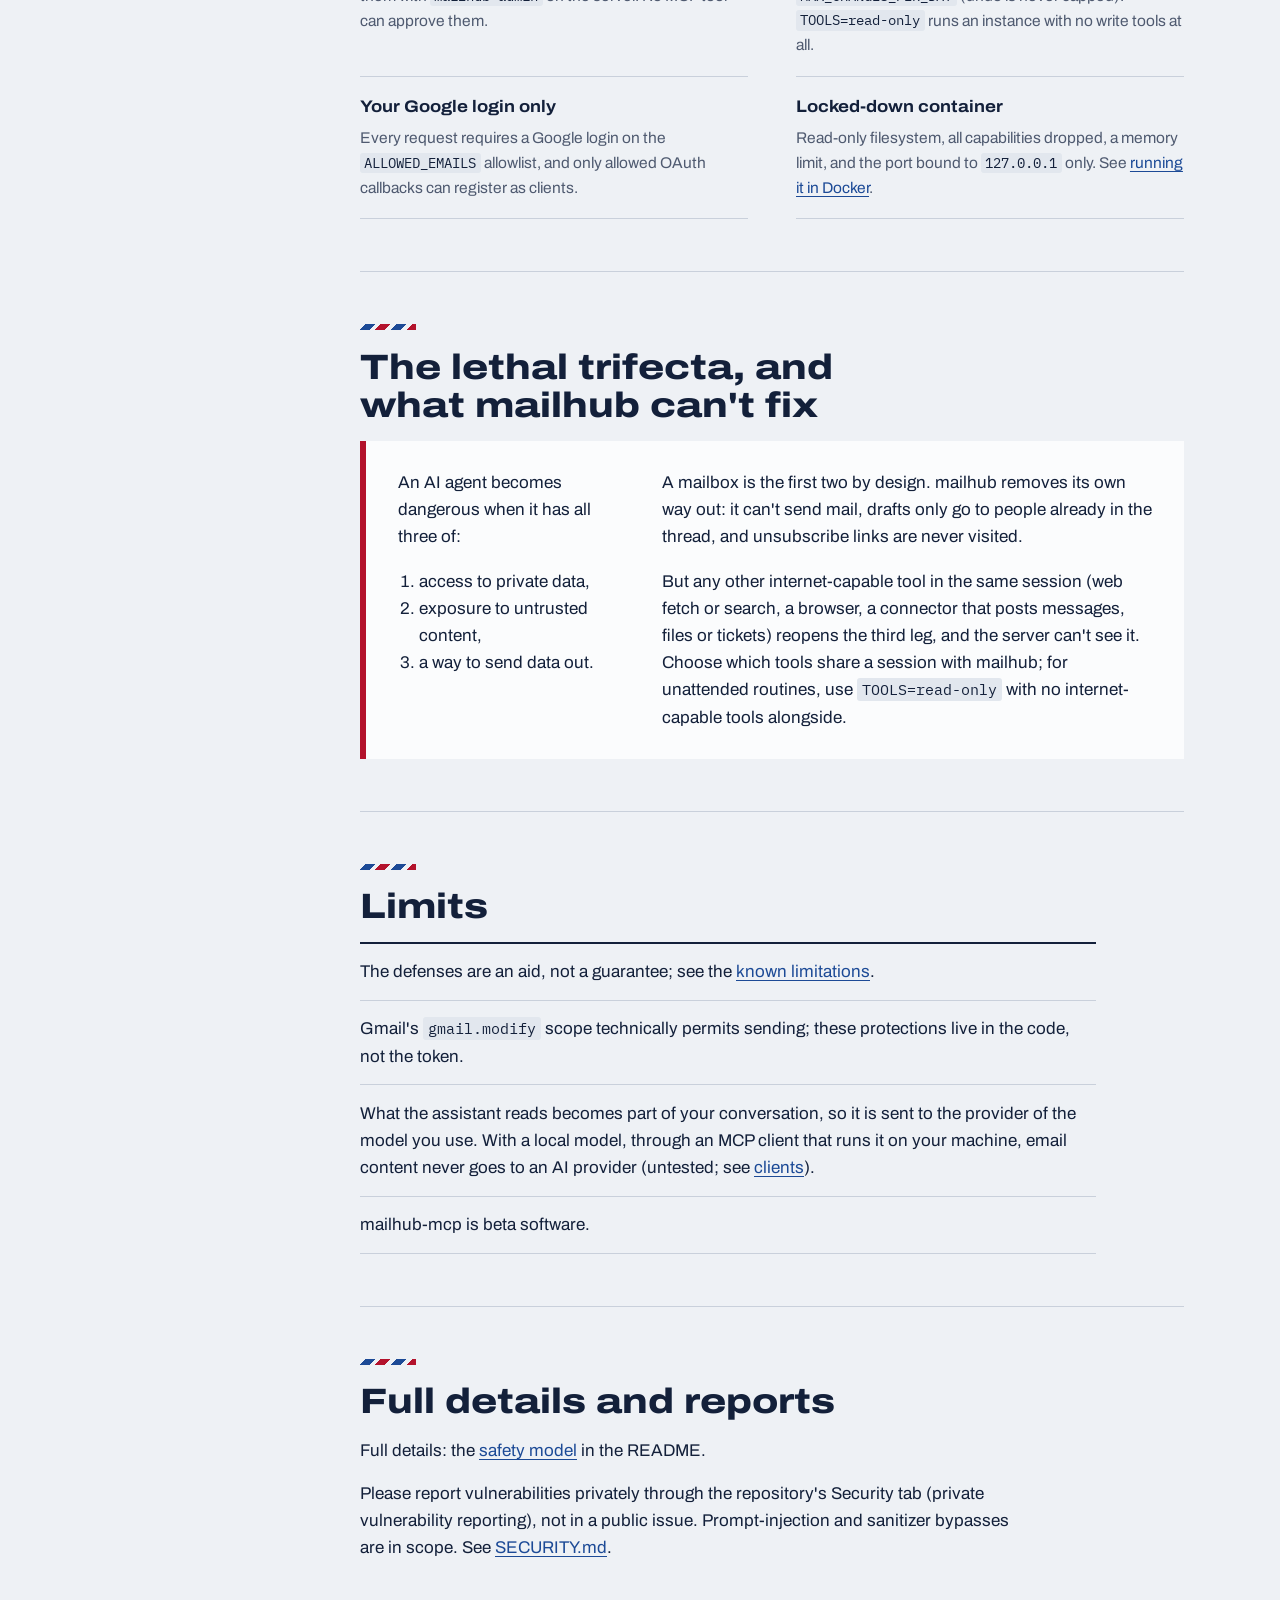
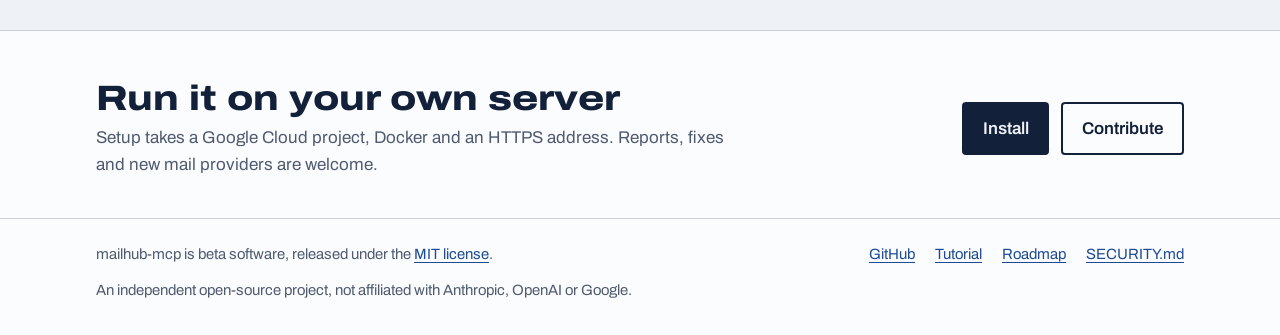
<file: site/security.html>
<!doctype html>
<html lang="en">
<head>
<meta charset="utf-8">
<meta name="viewport" content="width=device-width, initial-scale=1">
<title>Safety model: mailhub-mcp</title>
<meta name="description" content="How mailhub-mcp keeps an AI assistant from misusing your mail: it cannot send, trash or delete, every change is journaled and undoable, email text is fenced as untrusted, and the limits it cannot fix.">
<meta name="theme-color" content="#eef1f5" media="(prefers-color-scheme: light)">
<meta name="theme-color" content="#0f1729" media="(prefers-color-scheme: dark)">
<link rel="icon" href="favicon.svg" type="image/svg+xml">
<link rel="canonical" href="https://trainedloop.github.io/mailhub-mcp/security.html">

<meta property="og:type" content="website">
<meta property="og:site_name" content="mailhub-mcp">
<meta property="og:title" content="Safety model: mailhub-mcp">
<meta property="og:description" content="mailhub-mcp cannot send, trash or delete mail, journals every change so it can be undone, and assumes the model can be fooled. The guards, the lethal trifecta and the known limits.">
<meta property="og:url" content="https://trainedloop.github.io/mailhub-mcp/security.html">
<meta property="og:image" content="https://trainedloop.github.io/mailhub-mcp/og.png">
<meta property="og:image:width" content="1200">
<meta property="og:image:height" content="630">
<meta property="og:image:alt" content="mailhub-mcp: one MCP server for all your mailboxes. Cannot send, trash or delete.">
<meta name="twitter:card" content="summary_large_image">

<link rel="preconnect" href="https://fonts.googleapis.com">
<link rel="preconnect" href="https://fonts.gstatic.com" crossorigin>
<link href="https://fonts.googleapis.com/css2?family=Archivo:wdth,wght@62..125,400..800&family=IBM+Plex+Mono:wght@400;500&display=swap" rel="stylesheet">
<link rel="stylesheet" href="styles.css">
</head>
<body>
<a class="skip" href="#main">Skip to content</a>
<div class="airmail" aria-hidden="true"></div>

<header class="site-head">
  <div class="wrap">
    <a class="brand" href="./" aria-label="mailhub-mcp home">
      <svg viewBox="0 0 32 32" aria-hidden="true" focusable="false">
        <rect x="2" y="6" width="28" height="20" rx="2" fill="none" stroke="currentColor" stroke-width="2"/>
        <path d="M3 8l13 10L29 8" fill="none" stroke="currentColor" stroke-width="2"/>
        <path d="M2 24l4-4M6 26l6-6" stroke="#b3122c" stroke-width="2.4"/>
        <path d="M30 24l-4-4M26 26l-6-6" stroke="#1c4a96" stroke-width="2.4"/>
      </svg>
      mailhub-mcp
    </a>
    <nav aria-label="Site">
      <ul>
        <li><a href="./">Home</a></li>
        <li><a href="security.html" aria-current="page">Security</a></li>
        <li><a href="install.html">Install</a></li>
        <li><a href="https://github.com/TrainedLoop/mailhub-mcp">GitHub</a></li>
      </ul>
    </nav>
  </div>
</header>

<main id="main">
  <div class="page-head">
    <div class="wrap">
      <h1>Safe by construction, honest about the limits</h1>
      <p class="intro">Your mailbox is full of text written by strangers, and some of it will try to give your assistant orders. The server is built on the assumption that the model can be fooled.</p>
    </div>
  </div>

  <div class="wrap doc">
    <nav class="toc" aria-labelledby="toc-h">
      <h2 id="toc-h">On this page</h2>
      <ol>
        <li><a href="#guarantees">Three guarantees</a></li>
        <li><a href="#guards">More guards</a></li>
        <li><a href="#trifecta">The lethal trifecta</a></li>
        <li><a href="#limits">Limits</a></li>
        <li><a href="#more">Full details and reports</a></li>
      </ol>
    </nav>

    <div class="doc-body">
      <section id="guarantees" aria-labelledby="guarantees-h">
        <h2 class="stripe" id="guarantees-h">Three guarantees</h2>
        <dl class="guarantees">
          <div><dt>Cannot send, trash or delete</dt><dd>The code never calls Gmail's send, trash or delete methods, and a test scans the source to enforce it. Trash, Spam, Sent and Draft labels are refused.</dd></div>
          <div><dt>Every change is undoable</dt><dd>Each organizing change is journaled with the labels messages had before. <code>undo_change</code> reverts one batch exactly; <code>undo_since</code> is the panic button that reverts everything since a time.</dd></div>
          <div><dt>Preview before bulk changes</dt><dd>Changes by query show a match count and a sample first, and apply only with explicit confirmation, at most 500 messages per call.</dd></div>
        </dl>
      </section>

      <section id="guards" aria-labelledby="guards-h">
        <h2 class="stripe" id="guards-h">More guards</h2>
        <dl class="guards">
          <div><dt>Reply-only drafts</dt><dd>Drafts must answer a message, and may only be addressed to people already in that thread. Nothing is ever sent. Threads with a suspicious message are refused.</dd></div>
          <div><dt>Hidden text stripped</dt><dd>Hidden HTML (<code>display:none</code>, zero-size text, comments, scripts) and invisible or bidirectional control characters are removed before the model sees a message.</dd></div>
          <div><dt>Untrusted content fenced</dt><dd>Email text sits in one block per response, wrapped in markers with a fresh random nonce, so an email cannot forge the closing marker. The model is told nothing inside is an instruction.</dd></div>
          <div><dt>Suspicious messages flagged</dt><dd>Heuristics flag likely injection attempts (tool names, "ignore previous instructions", requests to forward or draft, lots of hidden text). The model reports them and does not act on them.</dd></div>
          <div><dt>Attachments behind your login</dt><dd>Attachment links last 14 days and open only after you sign in to <code>/admin</code>. Spam, suspicious messages and file types Gmail blocks get no link.</dd></div>
          <div><dt>Bill PDFs in a sandbox</dt><dd>Only PDFs of messages that look like bills are read, in a separate process with memory, CPU and time limits. Only payment codes that pass their check digits, amounts and dates come back, never the PDF's text; the PIX code and payee are fenced like email text. Spam and suspicious messages get no billing data.</dd></div>
          <div><dt>Out-of-band approval</dt><dd>Preferences that raise attention apply at once. Ones that lower it, like ignoring a sender, wait for you to approve them with <code>mailhub-admin</code> on the server. No MCP tool can approve them.</dd></div>
          <div><dt>Daily change cap and read-only mode</dt><dd>At most 2000 messages changed per account per 24 hours by default, configurable with <code>MAX_CHANGES_PER_DAY</code> (undo is never capped). <code>TOOLS=read-only</code> runs an instance with no write tools at all.</dd></div>
          <div><dt>Your Google login only</dt><dd>Every request requires a Google login on the <code>ALLOWED_EMAILS</code> allowlist, and only allowed OAuth callbacks can register as clients.</dd></div>
          <div><dt>Locked-down container</dt><dd>Read-only filesystem, all capabilities dropped, a memory limit, and the port bound to <code>127.0.0.1</code> only. See <a href="install.html#self-hosted">running it in Docker</a>.</dd></div>
        </dl>
      </section>

      <section id="trifecta" aria-labelledby="trifecta-h">
        <h2 class="stripe" id="trifecta-h">The lethal trifecta, and what mailhub can't fix</h2>
        <div class="trifecta">
          <div>
            <p>An AI agent becomes dangerous when it has all three of:</p>
            <ol>
              <li>access to private data,</li>
              <li>exposure to untrusted content,</li>
              <li>a way to send data out.</li>
            </ol>
          </div>
          <div>
            <p>A mailbox is the first two by design. mailhub removes its own way out: it can't send mail, drafts only go to people already in the thread, and unsubscribe links are never visited.</p>
            <p>But any other internet-capable tool in the same session (web fetch or search, a browser, a connector that posts messages, files or tickets) reopens the third leg, and the server can't see it. Choose which tools share a session with mailhub; for unattended routines, use <code>TOOLS=read-only</code> with no internet-capable tools alongside.</p>
          </div>
        </div>
      </section>

      <section id="limits" aria-labelledby="limits-h">
        <h2 class="stripe" id="limits-h">Limits</h2>
        <ul class="limits">
          <li>The defenses are an aid, not a guarantee; see the <a href="https://github.com/TrainedLoop/mailhub-mcp/blob/main/docs/architecture.md#limitations">known limitations</a>.</li>
          <li>Gmail's <code>gmail.modify</code> scope technically permits sending; these protections live in the code, not the token.</li>
          <li>What the assistant reads becomes part of your conversation, so it is sent to the provider of the model you use. With a local model, through an MCP client that runs it on your machine, email content never goes to an AI provider (untested; see <a href="install.html#clients">clients</a>).</li>
          <li>mailhub-mcp is beta software.</li>
        </ul>
      </section>

      <section id="more" aria-labelledby="more-h">
        <h2 class="stripe" id="more-h">Full details and reports</h2>
        <div class="prose">
          <p>Full details: the <a href="https://github.com/TrainedLoop/mailhub-mcp/blob/main/README.md#safety-model">safety model</a> in the README.</p>
          <p>Please report vulnerabilities privately through the repository's Security tab (private vulnerability reporting), not in a public issue. Prompt-injection and sanitizer bypasses are in scope. See <a href="https://github.com/TrainedLoop/mailhub-mcp/blob/main/SECURITY.md">SECURITY.md</a>.</p>
        </div>
      </section>
    </div>
  </div>
</main>

<footer class="site-foot">
  <div class="cta">
    <div class="wrap">
      <div>
        <h2>Run it on your own server</h2>
        <p>Setup takes a Google Cloud project, Docker and an HTTPS address. Reports, fixes and new mail providers are welcome.</p>
      </div>
      <div class="actions">
        <a class="btn btn-primary" href="install.html">Install</a>
        <a class="btn btn-ghost" href="install.html#contribute">Contribute</a>
      </div>
    </div>
  </div>
  <div class="foot-meta">
    <div class="wrap">
      <p>mailhub-mcp is beta software, released under the <a href="https://github.com/TrainedLoop/mailhub-mcp/blob/main/LICENSE">MIT license</a>.</p>
      <ul>
        <li><a href="https://github.com/TrainedLoop/mailhub-mcp">GitHub</a></li>
        <li><a href="https://github.com/TrainedLoop/mailhub-mcp/blob/main/docs/tutorial.md">Tutorial</a></li>
        <li><a href="https://github.com/TrainedLoop/mailhub-mcp/blob/main/ROADMAP.md">Roadmap</a></li>
        <li><a href="https://github.com/TrainedLoop/mailhub-mcp/blob/main/SECURITY.md">SECURITY.md</a></li>
      </ul>
      <p class="indep">An independent open-source project, not affiliated with Anthropic, OpenAI or Google.</p>
    </div>
  </div>
</footer>
</body>
</html>
</file>
<file: site/styles.css>
/* mailhub-mcp site. Airmail palette: navy ink on blue-grey paper, red and blue
   envelope stripes as the one decorative device. Three pages share this file:
   index.html (landing), security.html and install.html (detail pages). */

:root {
  --paper: #eef1f5;
  --sheet: #fbfcfd;
  --ink: #13203a;
  --muted: #4f5a70;
  --rule: #c9d0db;
  --red: #b3122c;
  --blue: #1c4a96;
  --link: #1c4a96;
  --code-bg: #e2e7ee;
  --ok: #1d6b3a;
  --warn: #8a5a00;
  --focus: #b3122c;
  --frame: #13203a;
  --frame-shadow: #c9d0db;
  color-scheme: light;
}

@media (prefers-color-scheme: dark) {
  :root {
    --paper: #0f1729;
    --sheet: #16203a;
    --ink: #e4e9f2;
    --muted: #a6b0c4;
    --rule: #2c3a58;
    --red: #ff7a85;
    --blue: #8fb1ff;
    --link: #9dbcff;
    --code-bg: #0b1222;
    --ok: #6fd498;
    --warn: #f0c060;
    --focus: #ff9aa2;
    --frame: #4a5b80;
    --frame-shadow: #070c18;
    color-scheme: dark;
  }
}

*,
*::before,
*::after { box-sizing: border-box; }

html { -webkit-text-size-adjust: 100%; scroll-behavior: smooth; }
@media (prefers-reduced-motion: reduce) { html { scroll-behavior: auto; } }

body {
  margin: 0;
  background: var(--paper);
  color: var(--ink);
  font-family: "Archivo", system-ui, sans-serif;
  font-size: 1.0625rem;
  line-height: 1.6;
  font-variation-settings: "wdth" 100;
}

/* The airmail edge: a band of slanted red and blue bars. */
.airmail {
  height: 10px;
  background: repeating-linear-gradient(
    -45deg,
    var(--red) 0 14px,
    transparent 14px 22px,
    var(--blue) 22px 36px,
    transparent 36px 44px
  );
}

a { color: var(--link); text-underline-offset: 0.18em; text-decoration-thickness: 1px; }
a:hover { text-decoration-thickness: 2px; }
:focus-visible { outline: 3px solid var(--focus); outline-offset: 3px; border-radius: 2px; }

code, pre, kbd { font-family: "IBM Plex Mono", ui-monospace, monospace; font-size: 0.9em; }
code { background: var(--code-bg); padding: 0.08em 0.32em; border-radius: 3px; overflow-wrap: anywhere; }

.skip {
  position: absolute; left: 1rem; top: -3rem;
  background: var(--ink); color: var(--paper); padding: 0.5rem 0.9rem; z-index: 10;
}
.skip:focus { top: 1rem; }

.wrap { width: 100%; max-width: 72rem; margin: 0 auto; padding: 0 1rem; }
@media (min-width: 48rem) { .wrap { padding: 0 2rem; } }

.sr-only {
  position: absolute; width: 1px; height: 1px; padding: 0; margin: -1px;
  overflow: hidden; clip: rect(0 0 0 0); white-space: nowrap; border: 0;
}

/* Header */
.site-head { border-bottom: 1px solid var(--rule); }
.site-head .wrap {
  display: flex; flex-wrap: wrap; align-items: center; justify-content: space-between;
  gap: 0.5rem 1.5rem; padding-top: 0.9rem; padding-bottom: 0.9rem;
}
.brand {
  display: inline-flex; align-items: center; gap: 0.55rem;
  font-weight: 700; color: var(--ink); text-decoration: none; font-size: 1.05rem;
  font-variation-settings: "wdth" 115;
}
.brand svg { width: 28px; height: 28px; flex: none; }
.site-head nav ul { list-style: none; margin: 0; padding: 0; display: flex; flex-wrap: wrap; gap: 0.25rem 1.25rem; }
.site-head nav a { color: var(--muted); text-decoration: none; font-size: 0.95rem; padding: 0.2rem 0; }
.site-head nav a:hover { color: var(--ink); text-decoration: underline; }
.site-head nav a[aria-current="page"] {
  color: var(--ink); font-weight: 600;
  box-shadow: inset 0 -3px 0 var(--red);
}

/* Shared type */
h1 {
  margin: 0 0 1.25rem;
  font-size: clamp(2.3rem, 5vw, 3.5rem);
  line-height: 1.02;
  letter-spacing: -0.01em;
  font-weight: 800;
  font-variation-settings: "wdth" 125;
  text-wrap: balance;
}
h2 {
  margin: 0 0 1rem;
  font-size: clamp(1.6rem, 3.4vw, 2.2rem);
  line-height: 1.1;
  font-weight: 800;
  font-variation-settings: "wdth" 120;
  text-wrap: balance;
  max-width: 40rem;
}
/* A short airmail stripe marks the start of every section. */
.stripe::before {
  content: ""; display: block; width: 3.5rem; height: 6px; margin-bottom: 1.1rem;
  background: repeating-linear-gradient(-45deg, var(--red) 0 7px, transparent 7px 11px, var(--blue) 11px 18px, transparent 18px 22px);
}
h3 { font-size: 1.15rem; line-height: 1.3; margin: 0 0 0.4rem; font-variation-settings: "wdth" 110; }
.intro { max-width: 42rem; margin: 0 0 2rem; font-size: 1.1rem; }
.prose { max-width: 42rem; }
.prose p { margin: 0 0 1rem; }
.note { font-size: 0.95rem; color: var(--muted); max-width: 46rem; margin: 1.25rem 0 0; }

.btn {
  display: inline-block; padding: 0.7rem 1.15rem; border-radius: 4px; font-weight: 600;
  text-decoration: none; border: 2px solid var(--ink);
}
.btn-primary { background: var(--ink); color: var(--paper); }
.btn-primary:hover { background: var(--blue); border-color: var(--blue); color: var(--paper); }
.btn-ghost { color: var(--ink); }
.btn-ghost:hover { background: var(--sheet); }
.actions { display: flex; flex-wrap: wrap; gap: 0.75rem; }

/* ---------- Landing page ---------- */

.hero { padding: 2.5rem 0 3rem; }
.hero .wrap { display: grid; gap: 2.5rem; }
@media (min-width: 62rem) {
  .hero .wrap { grid-template-columns: minmax(0, 1.25fr) minmax(0, 1fr); align-items: center; gap: 3.5rem; }
  .hero { padding: 3.5rem 0 4rem; }
}
.status {
  display: inline-block; margin: 0 0 1.25rem; font-size: 0.9rem; color: var(--muted);
  border: 1px solid var(--rule); border-radius: 999px; padding: 0.15rem 0.75rem;
}
.status strong { color: var(--red); font-weight: 600; }
.lede { font-size: 1.2rem; max-width: 36rem; margin: 0 0 1.75rem; color: var(--ink); }

/* The envelope: the hero's example report, framed by the airmail border. */
.envelope {
  margin: 0;
  padding: 10px;
  border-radius: 6px;
  background: repeating-linear-gradient(
    -45deg,
    var(--red) 0 14px,
    var(--sheet) 14px 22px,
    var(--blue) 22px 36px,
    var(--sheet) 36px 44px
  );
}
.envelope-inner { background: var(--sheet); border-radius: 2px; padding: 1.25rem 1.25rem 1rem; }
@media (min-width: 30rem) { .envelope-inner { padding: 1.5rem 1.6rem 1.25rem; } }
.ask {
  margin: 0 0 1rem; padding: 0.7rem 0.9rem; border-left: 3px solid var(--blue);
  background: var(--paper); font-size: 0.98rem;
}
.ask span { display: block; font-size: 0.8rem; color: var(--muted); }
.report .rh { font-size: 0.98rem; margin: 1rem 0 0.35rem; font-weight: 700; line-height: 1.3; font-variation-settings: "wdth" 112; }
.report .rh:first-child { margin-top: 0; }
.report ul { margin: 0; padding: 0; list-style: none; font-size: 0.93rem; }
.report li { padding: 0.3rem 0; border-top: 1px dashed var(--rule); display: grid; grid-template-columns: auto 1fr; gap: 0 0.6rem; }
.report li:first-child { border-top: 0; }
.alias {
  font-family: "IBM Plex Mono", ui-monospace, monospace; font-size: 0.78rem;
  color: var(--blue); padding-top: 0.15rem; white-space: nowrap;
}
.flag { color: var(--red); }
.report p { margin: 0; font-size: 0.93rem; }
.envelope figcaption { background: var(--sheet); margin-top: 0; padding: 0.25rem 1.25rem 0.75rem; font-size: 0.8rem; color: var(--muted); }
@media (min-width: 30rem) { .envelope figcaption { padding: 0.25rem 1.6rem 0.9rem; } }

/* Three pillars, styled like postage labels: ink border, a coloured top edge. */
.pillars-band { padding: 0 0 3.5rem; }
.pillars { list-style: none; margin: 0; padding: 0; display: grid; gap: 1rem; }
@media (min-width: 56rem) { .pillars { grid-template-columns: repeat(3, minmax(0, 1fr)); gap: 1.5rem; } }
.pillars > li {
  display: flex; flex-direction: column;
  background: var(--sheet); border: 2px solid var(--ink); border-top-width: 6px;
  padding: 1.1rem 1.2rem 1.15rem;
}
.pillars > li:nth-child(1) { border-top-color: var(--blue); }
.pillars > li:nth-child(3) { border-top-color: var(--red); }
.pillars h2 { font-size: 1.3rem; line-height: 1.15; margin: 0 0 0.5rem; font-variation-settings: "wdth" 118; }
.pillars p { margin: 0 0 0.9rem; color: var(--muted); font-size: 0.98rem; }
.pillars .more { margin-top: auto; font-weight: 600; font-size: 0.95rem; }

/* Admin page showcase: one desktop shot with the phone shot over its corner. */
.showcase { padding: 3.5rem 0; border-top: 1px solid var(--rule); }
@media (min-width: 48rem) { .showcase { padding: 4.5rem 0; } }
.showcase .wrap { display: grid; gap: 2.5rem; align-items: center; }
@media (min-width: 56rem) { .showcase .wrap { grid-template-columns: minmax(0, 40rem) minmax(0, 1fr); gap: 3rem; } }
.showcase .intro { margin-bottom: 1.25rem; }
.showcase .more { font-weight: 600; margin: 1.25rem 0 0; }

.compose { position: relative; margin: 0; min-width: 0; padding: 0 15% 12% 0; }
.compose picture { display: block; }
.compose img { display: block; width: 100%; height: auto; }
.compose .phone {
  position: absolute; right: 0; bottom: 0; width: 27%; max-width: none; margin: 0;
}
@media (max-width: 40rem) {
  .compose { padding-bottom: 20%; }
  .compose .phone { width: 33%; }
}
.compose figcaption { position: absolute; width: 1px; height: 1px; overflow: hidden; clip: rect(0 0 0 0); }

.checks { list-style: none; margin: 0; padding: 0; border-top: 2px solid var(--ink); }
.checks li { position: relative; padding: 0.7rem 0 0.7rem 1.6rem; border-bottom: 1px solid var(--rule); }
.checks li::before {
  content: ""; position: absolute; left: 0.1rem; top: 1.12rem; width: 0.75rem; height: 0.4rem;
  border-left: 2px solid var(--blue); border-bottom: 2px solid var(--blue); transform: rotate(-45deg);
}

/* Clients: one line between the showcase and the footer. */
.clients-line { border-top: 1px solid var(--rule); padding: 1.75rem 0; }
.clients-line p { margin: 0; max-width: 52rem; font-size: 1.05rem; }
.clients-line strong { font-variation-settings: "wdth" 112; }

/* ---------- Screenshot frames (shared) ---------- */

.shot { margin: 0; min-width: 0; }
.shot picture { display: block; }
.shot img { display: block; width: 100%; height: auto; }
.shot figcaption { margin-top: 0.75rem; font-size: 0.9rem; color: var(--muted); }

/* A plain browser window drawn in CSS: a title bar holding the address.
   Every desktop screenshot is 1040x780 and sits in this frame at one width (34rem). */
.browser {
  width: 100%; max-width: 34rem;
  border: 2px solid var(--frame); border-radius: 8px; overflow: hidden; background: var(--sheet);
  box-shadow: 6px 6px 0 var(--frame-shadow);
}
.browser-bar {
  display: flex; align-items: center; gap: 0.6rem; padding: 0.45rem 0.6rem;
  border-bottom: 2px solid var(--frame); background: var(--paper);
}
.browser-bar::before {
  content: ""; flex: none; width: 2.5rem; height: 0.6rem; opacity: 0.55;
  background: radial-gradient(circle, var(--muted) 0 0.2rem, transparent 0.23rem) 0 50% / 0.85rem 0.6rem repeat-x;
}
.url {
  flex: 1; min-width: 0; overflow: hidden; text-overflow: ellipsis; white-space: nowrap;
  font-family: "IBM Plex Mono", ui-monospace, monospace; font-size: 0.78rem; color: var(--muted);
  background: var(--sheet); border: 1px solid var(--rule); border-radius: 999px; padding: 0.1rem 0.75rem;
}
@media (max-width: 30rem) {
  .browser-bar { padding: 0.3rem 0.45rem; }
  .url { font-size: 0.68rem; padding: 0 0.5rem; }
}

/* A phone drawn in CSS: a thick rounded bezel. Only used over a browser frame. */
.phone {
  padding: 6px; border-radius: 22px; background: var(--frame);
  box-shadow: 6px 6px 0 var(--frame-shadow);
}
.phone picture { border-radius: 16px; overflow: hidden; }
@media (min-width: 40rem) {
  .phone { padding: 8px; border-radius: 28px; }
  .phone picture { border-radius: 20px; }
}

/* ---------- Footer with the call to action (shared) ---------- */

.site-foot { border-top: 1px solid var(--rule); background: var(--sheet); }
.cta { padding: 3rem 0 2.5rem; }
.cta .wrap { display: grid; gap: 1.25rem 3rem; align-items: center; }
@media (min-width: 56rem) { .cta .wrap { grid-template-columns: minmax(0, 1fr) auto; } }
.cta h2 { margin-bottom: 0.4rem; }
.cta p { margin: 0; color: var(--muted); max-width: 40rem; }
.foot-meta { border-top: 1px solid var(--rule); padding: 1.5rem 0 2rem; font-size: 0.93rem; color: var(--muted); }
.foot-meta .wrap { display: flex; flex-wrap: wrap; gap: 0.75rem 2rem; justify-content: space-between; }
.foot-meta p { margin: 0; }
.foot-meta ul { list-style: none; margin: 0; padding: 0; display: flex; flex-wrap: wrap; gap: 0.5rem 1.25rem; }
.foot-meta .indep { flex-basis: 100%; }

/* ---------- Detail pages: header, side table of contents, sections ---------- */

.page-head { padding: 2.5rem 0 2rem; border-bottom: 1px solid var(--rule); }
@media (min-width: 48rem) { .page-head { padding: 3.5rem 0 2.5rem; } }
.page-head h1 { font-size: clamp(2.1rem, 4.5vw, 3.1rem); max-width: 50rem; }
.page-head .intro { margin-bottom: 0; }

.doc { display: grid; grid-template-columns: minmax(0, 1fr); }
@media (min-width: 62rem) {
  .doc { grid-template-columns: 13rem minmax(0, 1fr); gap: 3.5rem; align-items: start; }
}
.toc { display: none; }
@media (min-width: 62rem) {
  .toc { display: block; position: sticky; top: 1.5rem; padding: 2.5rem 0 1rem; font-size: 0.93rem; }
  .toc h2 { font-size: 0.95rem; font-weight: 700; margin: 0 0 0.6rem; color: var(--muted); font-variation-settings: "wdth" 110; }
  .toc ol { list-style: none; margin: 0; padding: 0; border-left: 2px solid var(--rule); }
  .toc li a { display: block; padding: 0.3rem 0 0.3rem 0.9rem; margin-left: -2px; border-left: 2px solid transparent; color: var(--muted); text-decoration: none; }
  .toc li a:hover { color: var(--ink); border-left-color: var(--blue); }
  .toc .sub a { padding-left: 1.7rem; font-size: 0.88rem; }
}

.doc-body > section { padding: 2.75rem 0; border-top: 1px solid var(--rule); scroll-margin-top: 1rem; }
.doc-body > section:first-child { border-top: 0; }
@media (min-width: 48rem) { .doc-body > section { padding: 3.25rem 0; } }
.doc-body h3 { scroll-margin-top: 1rem; }

.split { display: grid; gap: 2rem; }
@media (min-width: 70rem) { .split { grid-template-columns: minmax(0, 1fr) minmax(0, 1fr); gap: 3rem; align-items: start; } }

/* Mailbox list */
.boxes { list-style: none; margin: 0; padding: 0; border-top: 2px solid var(--ink); }
.boxes li {
  display: flex; flex-wrap: wrap; align-items: baseline; justify-content: space-between; gap: 0.25rem 1rem;
  padding: 0.85rem 0; border-bottom: 1px solid var(--rule);
}
.boxes code { background: none; padding: 0; font-weight: 500; color: var(--blue); }
.boxes span { color: var(--muted); font-size: 0.95rem; }

/* Path diagram: where your mail goes */
.path { list-style: none; margin: 0 0 1.5rem; padding: 0; display: grid; gap: 0; }
.path li { position: relative; padding: 0.85rem 1rem; background: var(--sheet); border: 1px solid var(--rule); }
.path li + li { margin-top: 1.75rem; }
.path li + li::before {
  content: ""; position: absolute; left: 1.6rem; top: calc(-1.75rem - 1px); height: 1.75rem; width: 0;
  border-left: 2px dashed var(--muted);
}
.path li.yours { border: 2px solid var(--blue); }
.path strong { display: block; }
.path span { color: var(--muted); font-size: 0.93rem; }
.path .via { position: absolute; left: 2.3rem; top: -1.45rem; font-size: 0.8rem; color: var(--muted); }

.facts { margin: 0; display: grid; gap: 1rem; }
.facts div { border-left: 3px solid var(--rule); padding-left: 0.9rem; }
.facts dt { font-weight: 700; }
.facts dd { margin: 0.15rem 0 0; color: var(--muted); }

/* Client table */
.table-wrap { overflow-x: auto; border: 1px solid var(--rule); background: var(--sheet); border-radius: 4px; }
table { border-collapse: collapse; width: 100%; font-size: 0.97rem; }
th, td { text-align: left; vertical-align: top; padding: 0.85rem 1rem; border-bottom: 1px solid var(--rule); }
tr:last-child > * { border-bottom: 0; }
thead th { font-size: 0.9rem; color: var(--muted); font-weight: 600; background: var(--paper); }
tbody th { font-weight: 600; min-width: 9rem; }
.tag { display: inline-block; font-size: 0.85rem; font-weight: 600; white-space: nowrap; }
.tag-ok { color: var(--ok); }
.tag-untested { color: var(--warn); }
@media (max-width: 40rem) {
  .table-wrap { overflow: visible; }
  .clients thead { position: absolute; width: 1px; height: 1px; overflow: hidden; clip: rect(0 0 0 0); }
  .clients, .clients tbody, .clients tr, .clients th, .clients td { display: block; }
  .clients tr { padding: 0.9rem 1rem; border-bottom: 1px solid var(--rule); }
  .clients tr:last-child { border-bottom: 0; }
  .clients th, .clients td { padding: 0; border: 0; min-width: 0; }
  .clients td { margin-top: 0.3rem; }
}

.req, .needs { margin: 0 0 2rem; padding: 1rem 1.25rem; border: 2px solid var(--ink); max-width: 46rem; background: var(--sheet); }
.req p { margin: 0 0 0.5rem; }
.req ul, .needs ul { margin: 0; padding-left: 1.2rem; }
.needs li { margin-bottom: 0.25rem; }
.needs { margin-bottom: 0; }
.needs p { margin: 0.75rem 0 0; font-size: 0.95rem; color: var(--muted); }

/* Safety: three headline guarantees, then the other guards */
.guarantees { margin: 0; display: grid; gap: 1rem; }
@media (min-width: 70rem) { .guarantees { grid-template-columns: repeat(3, minmax(0, 1fr)); gap: 1.25rem; } }
.guarantees div { background: var(--sheet); border: 2px solid var(--ink); border-top-width: 6px; padding: 1.1rem 1.2rem 1.25rem; }
.guarantees div:nth-child(1) { border-top-color: var(--red); }
.guarantees div:nth-child(3) { border-top-color: var(--blue); }
.guarantees dt { font-size: 1.25rem; line-height: 1.15; font-weight: 800; font-variation-settings: "wdth" 118; }
.guarantees dd { margin: 0.55rem 0 0; color: var(--muted); font-size: 0.98rem; }
.guarantees dd code { color: var(--ink); }

.guards { display: grid; gap: 0; border-top: 2px solid var(--ink); margin: 0; }
@media (min-width: 48rem) { .guards { grid-template-columns: 1fr 1fr; column-gap: 3rem; } }
.guards div { padding: 1.1rem 0; border-bottom: 1px solid var(--rule); }
.guards dt { font-weight: 700; font-size: 1.05rem; font-variation-settings: "wdth" 110; }
.guards dd { margin: 0.3rem 0 0; color: var(--muted); font-size: 0.97rem; }
.guards dd code { color: var(--ink); }

.trifecta { padding: 1.5rem 1.25rem; background: var(--sheet); border-left: 6px solid var(--red); max-width: 52rem; }
@media (min-width: 48rem) { .trifecta { padding: 1.75rem 2rem; } }
.trifecta ol { padding-left: 1.3rem; margin: 0.5rem 0 1rem; }
.trifecta p { margin-top: 0; }
.trifecta p:last-child { margin-bottom: 0; }
@media (min-width: 56rem) {
  .trifecta { display: grid; grid-template-columns: 14rem minmax(0, 1fr); gap: 2.5rem; }
  .trifecta ol { margin-bottom: 0; }
}

.limits { margin: 0; padding: 0; list-style: none; max-width: 46rem; border-top: 2px solid var(--ink); }
.limits li { padding: 0.9rem 0; border-bottom: 1px solid var(--rule); }

/* Use cases */
.cases { display: grid; gap: 1.5rem 3rem; margin: 0; padding: 0; list-style: none; }
@media (min-width: 48rem) { .cases { grid-template-columns: 1fr 1fr; } }
.cases li { padding-top: 1rem; border-top: 2px solid var(--blue); }
.cases p { margin: 0 0 0.5rem; }
.cases .uses { font-size: 0.9rem; color: var(--muted); }

/* Install steps */
.steps { counter-reset: step; list-style: none; margin: 0; padding: 0; max-width: 46rem; }
.steps > li { counter-increment: step; position: relative; padding: 0 0 1.75rem 3rem; scroll-margin-top: 1rem; }
.steps > li::before {
  content: counter(step); position: absolute; left: 0; top: -0.1rem;
  width: 2rem; height: 2rem; border-radius: 50%; border: 2px solid var(--ink);
  display: grid; place-items: center; font-weight: 700; font-size: 0.95rem;
}
.steps > li:not(:last-child)::after {
  content: ""; position: absolute; left: calc(1rem - 1px); top: 2.1rem; bottom: 0.2rem; border-left: 2px solid var(--rule);
}
.steps h3 { margin-bottom: 0.25rem; }
.steps p { margin: 0 0 0.5rem; }
.steps .shot { margin: 1.25rem 0 1.5rem; }
.steps .checks { margin-top: 0.5rem; }
.steps h4 { margin: 1rem 0 0; font-size: 1rem; }
@media (max-width: 30rem) { .steps > li { padding-left: 2.6rem; } }

.code {
  position: relative; margin: 0.5rem 0 0.75rem; background: var(--code-bg);
  border-radius: 4px; border: 1px solid var(--rule);
}
.code pre { margin: 0; padding: 0.9rem 1rem; overflow-x: auto; line-height: 1.5; font-size: 0.88rem; }
.code pre code { background: none; padding: 0; overflow-wrap: normal; }
.copy {
  position: absolute; top: 0.4rem; right: 0.4rem; font: inherit; font-size: 0.8rem;
  padding: 0.2rem 0.6rem; border-radius: 3px; border: 1px solid var(--rule);
  background: var(--sheet); color: var(--ink); cursor: pointer;
}
.copy:hover { border-color: var(--ink); }
.code.has-copy pre { padding-right: 4.5rem; }
/* On a phone the button gets its own row so it never covers a long line. */
@media (max-width: 30rem) { .code.has-copy pre { padding: 2.3rem 1rem 0.9rem; } }

/* Contribute */
.contrib { display: grid; gap: 2rem; }
@media (min-width: 56rem) { .contrib { grid-template-columns: repeat(2, minmax(0, 1fr)); gap: 2.25rem 3rem; } }
.contrib p { margin: 0 0 0.6rem; }
.steps .note { margin-top: 0.75rem; }
</file>
